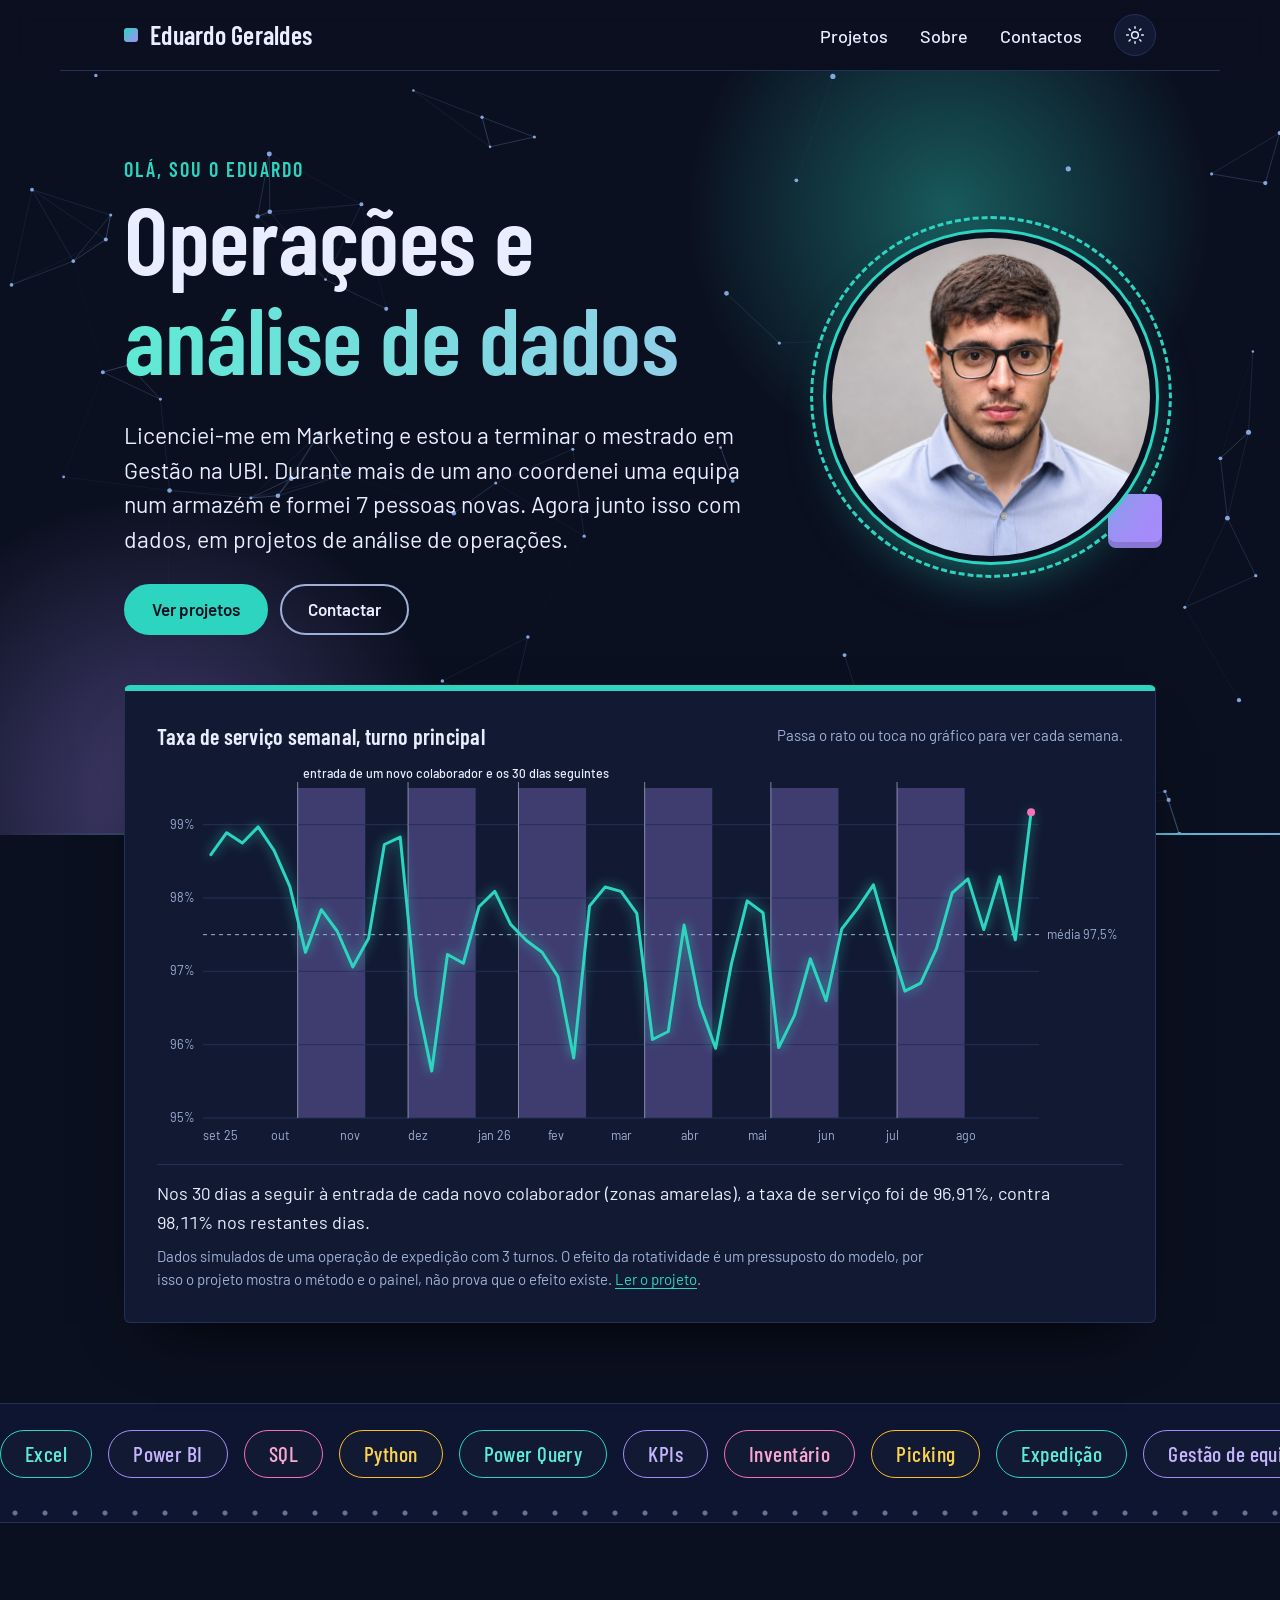
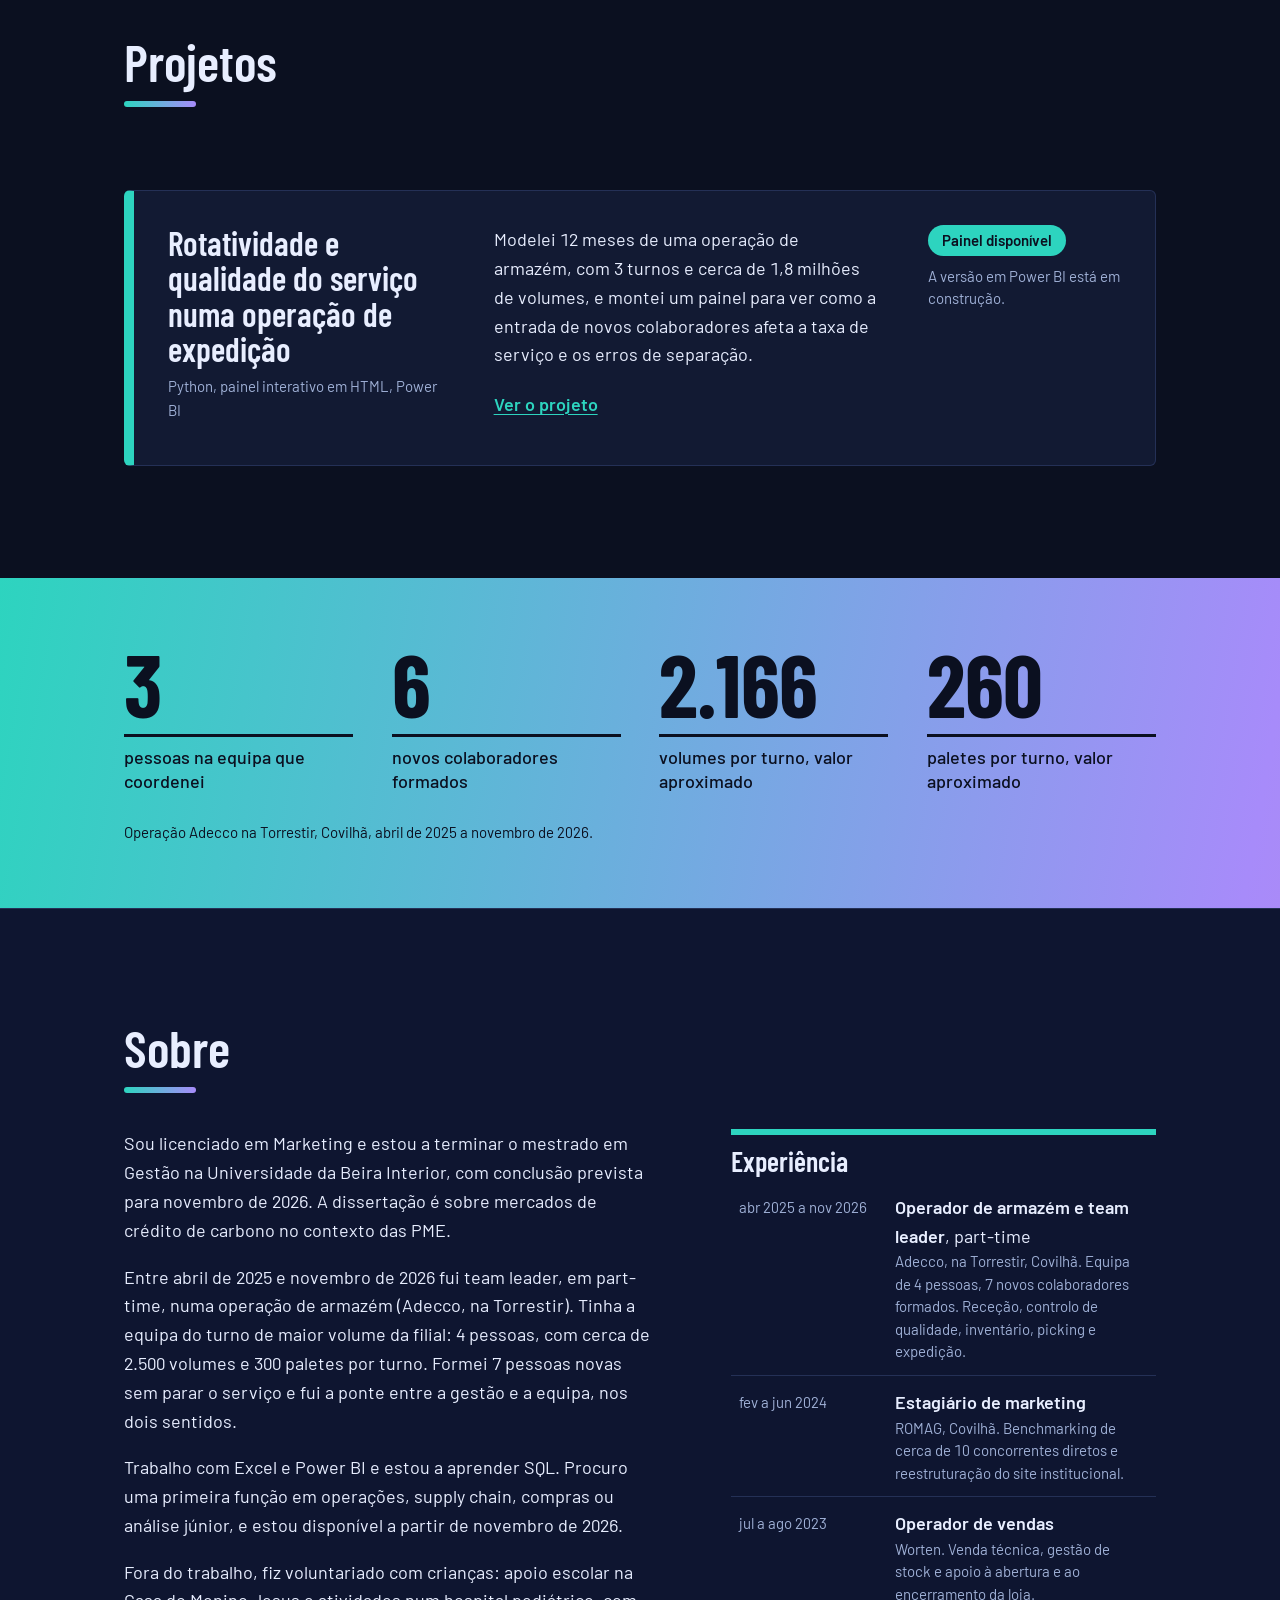
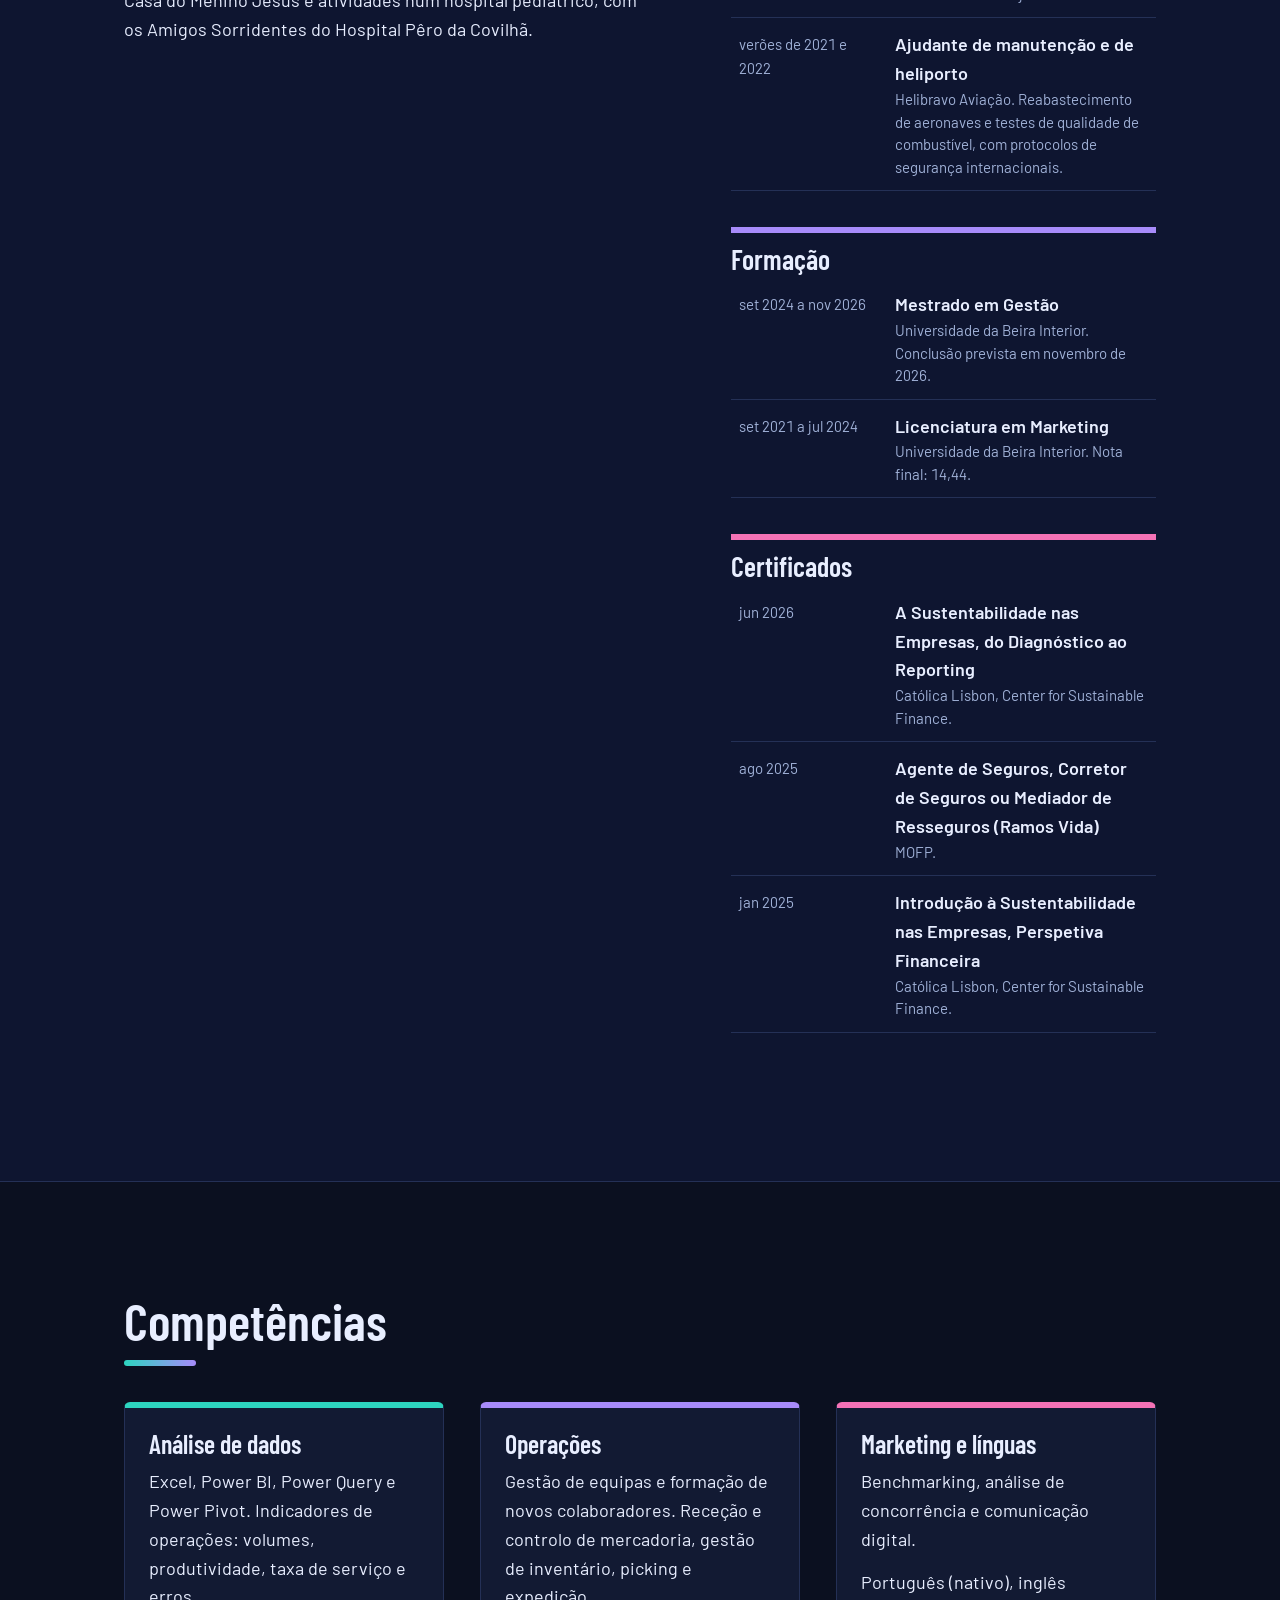
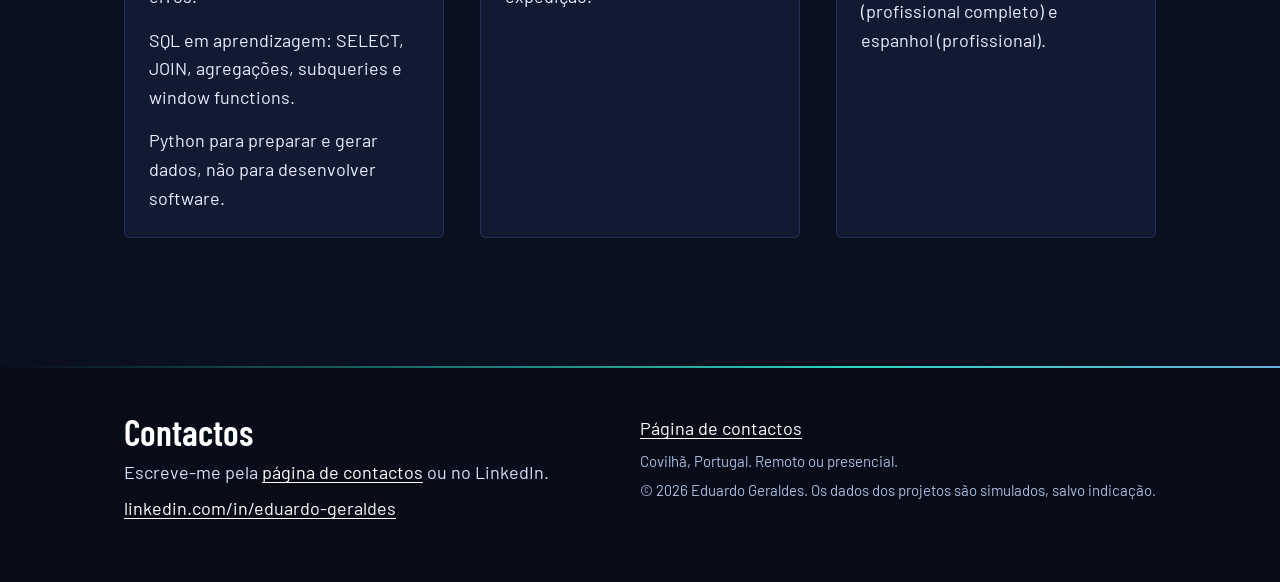
<file: index.html>
<!doctype html>
<html lang="pt-PT">
<head>
  <meta charset="utf-8">
  <meta name="viewport" content="width=device-width, initial-scale=1">
  <title>Eduardo Geraldes | Operações e análise de dados</title>
  <meta name="description" content="Portefólio de Eduardo Geraldes: projetos de análise de dados aplicados a operações, experiência em operações de armazém e contactos. Licenciado em Marketing, a terminar o mestrado em Gestão na UBI.">
  <meta name="theme-color" content="#0B1020">
  <meta property="og:type" content="website">
  <meta property="og:locale" content="pt_PT">
  <meta property="og:title" content="Eduardo Geraldes | Operações e análise de dados">
  <meta property="og:description" content="Projetos de análise de dados aplicados a operações, experiência em operações de armazém e contactos.">
  <link rel="icon" href="assets/favicon.svg" type="image/svg+xml">
  <link rel="preload" href="assets/fonts/barlow-condensed-latin-600-normal.woff2" as="font" type="font/woff2" crossorigin>
  <link rel="preload" href="assets/fonts/barlow-latin-400-normal.woff2" as="font" type="font/woff2" crossorigin>
  <link rel="stylesheet" href="assets/css/style.css">
  <script>(function(){var d=document.documentElement;d.classList.add("js");var t="dark";try{t=localStorage.getItem("modo")||"dark"}catch(e){}d.setAttribute("data-theme",t==="light"?"light":"dark")})()</script>
</head>
<body>
  <a class="skip" href="#conteudo">Saltar para o conteúdo</a>

  <header class="site-head">
    <div class="wrap">
      <a class="brand" href="index.html">Eduardo Geraldes</a>
      <div class="head-r">
        <nav class="nav" aria-label="Principal">
          <a href="index.html#projetos">Projetos</a>
          <a href="index.html#sobre">Sobre</a>
          <a href="contactos.html">Contactos</a>
        </nav>
        <button class="theme-toggle" type="button" aria-label="Mudar para o modo claro" title="Mudar para o modo claro">
          <svg class="i-sun" viewBox="0 0 24 24" aria-hidden="true"><circle cx="12" cy="12" r="4"/><path d="M12 2v2M12 20v2M4.9 4.9l1.4 1.4M17.7 17.7l1.4 1.4M2 12h2M20 12h2M4.9 19.1l1.4-1.4M17.7 6.3l1.4-1.4"/></svg>
          <svg class="i-moon" viewBox="0 0 24 24" aria-hidden="true"><path d="M21 12.8A9 9 0 1 1 11.2 3a7 7 0 0 0 9.8 9.8z"/></svg>
        </button>
      </div>
    </div>
  </header>

  <main id="conteudo">
    <section class="hero" aria-labelledby="titulo">
      <canvas class="net" aria-hidden="true"></canvas>
      <div class="wrap hero__grid">
        <div class="hero__text">
          <p class="eyebrow">Olá, sou o Eduardo</p>
          <h1 id="titulo"><span class="ln"><span style="--n:0">Operações e</span></span><span class="ln"><span style="--n:1">análise de dados</span></span></h1>
          <p class="lead">Licenciei-me em Marketing e estou a terminar o mestrado em Gestão na UBI. Durante mais de um ano coordenei uma equipa num armazém e formei 7 pessoas novas. Agora junto isso com dados, em projetos de análise de operações.</p>
          <div class="actions">
            <a class="btn" href="#projetos">Ver projetos</a>
            <a class="btn btn--ghost" href="contactos.html">Contactar</a>
          </div>
        </div>
        <figure class="portrait">
          <img src="assets/img/eduardo.jpg" width="640" height="640" alt="Eduardo Geraldes">
        </figure>
      </div>
      <div class="floor" aria-hidden="true"></div>
    </section>

    <div class="wrap pull">
      <div class="panel">
        <div class="panel__head">
          <h2 class="panel__title">Taxa de serviço semanal, turno principal</h2>
          <p class="readout" id="chart-readout" aria-live="off"></p>
        </div>
        <div class="chart" id="hero-chart"></div>
        <noscript><p class="small">O gráfico precisa de JavaScript. Os dados estão no <a href="painel-expedicao.html">painel do projeto</a>.</p></noscript>
        <div class="panel__foot">
          <p>Nos 30 dias a seguir à entrada de cada novo colaborador (zonas amarelas), a taxa de serviço foi de 96,91%, contra 98,11% nos restantes dias.</p>
          <p class="small">Dados simulados de uma operação de expedição com 3 turnos. O efeito da rotatividade é um pressuposto do modelo, por isso o projeto mostra o método e o painel, não prova que o efeito existe. <a href="projeto-expedicao.html">Ler o projeto</a>.</p>
        </div>
      </div>
    </div>

    <section class="belt" aria-label="Ferramentas e áreas em que trabalho">
      <div class="belt__track">
        <ul class="belt__set">
          <li class="box">Excel</li>
          <li class="box">Power BI</li>
          <li class="box">SQL</li>
          <li class="box">Python</li>
          <li class="box">Power Query</li>
          <li class="box">KPIs</li>
          <li class="box">Inventário</li>
          <li class="box">Picking</li>
          <li class="box">Expedição</li>
          <li class="box">Gestão de equipas</li>
          <li class="box">Inglês</li>
        </ul>
        <ul class="belt__set" aria-hidden="true">
          <li class="box">Excel</li>
          <li class="box">Power BI</li>
          <li class="box">SQL</li>
          <li class="box">Python</li>
          <li class="box">Power Query</li>
          <li class="box">KPIs</li>
          <li class="box">Inventário</li>
          <li class="box">Picking</li>
          <li class="box">Expedição</li>
          <li class="box">Gestão de equipas</li>
          <li class="box">Inglês</li>
        </ul>
      </div>
      <div class="belt__rail" aria-hidden="true"></div>
    </section>

    <section class="section wrap" id="projetos" aria-labelledby="projetos-t">
      <h2 id="projetos-t">Projetos</h2>
      <p>Cada projeto diz o que foi feito, com que dados e o que ainda falta.</p>

      <div class="rows">
        <article class="row">
          <div>
            <h3><a href="projeto-expedicao.html">Rotatividade e qualidade do serviço numa operação de expedição</a></h3>
            <p class="tools">Python, painel interativo em HTML, Power BI</p>
          </div>
          <div>
            <p>Modelei 12 meses de uma operação de armazém, com 3 turnos e cerca de 1,8 milhões de volumes, e montei um painel para ver como a entrada de novos colaboradores afeta a taxa de serviço e os erros de separação.</p>
            <a class="more" href="projeto-expedicao.html">Ver o projeto</a>
          </div>
          <div>
            <span class="chip">Painel disponível</span>
            <span class="status-note">A versão em Power BI está em construção.</span>
          </div>
        </article>
      </div>
    </section>

    <section class="stats" aria-label="A operação em números">
      <div class="wrap">
        <ul>
          <li><span class="num"><span class="vh">4</span><span data-to="4" aria-hidden="true">4</span></span><span class="lab">pessoas na equipa que coordenei</span></li>
          <li><span class="num"><span class="vh">7</span><span data-to="7" aria-hidden="true">7</span></span><span class="lab">novos colaboradores formados</span></li>
          <li><span class="num"><span class="vh">2.500</span><span data-to="2500" aria-hidden="true">2.500</span></span><span class="lab">volumes por turno, valor aproximado</span></li>
          <li><span class="num"><span class="vh">300</span><span data-to="300" aria-hidden="true">300</span></span><span class="lab">paletes por turno, valor aproximado</span></li>
        </ul>
        <p class="src small">Operação Adecco na Torrestir, Covilhã, abril de 2025 a novembro de 2026.</p>
      </div>
    </section>

    <section class="about-band" id="sobre" aria-labelledby="sobre-t">
      <div class="wrap">
        <h2 id="sobre-t">Sobre</h2>
        <div class="about">
          <div>
            <p>Sou licenciado em Marketing e estou a terminar o mestrado em Gestão na Universidade da Beira Interior, com conclusão prevista para novembro de 2026. A dissertação é sobre mercados de crédito de carbono no contexto das PME.</p>
            <p>Entre abril de 2025 e novembro de 2026 fui team leader, em part-time, numa operação de armazém (Adecco, na Torrestir). Tinha a equipa do turno de maior volume da filial: 4 pessoas, com cerca de 2.500 volumes e 300 paletes por turno. Formei 7 pessoas novas sem parar o serviço e fui a ponte entre a gestão e a equipa, nos dois sentidos.</p>
            <p>Trabalho com Excel e Power BI e estou a aprender SQL. Procuro uma primeira função em operações, supply chain, compras ou análise júnior, e estou disponível a partir de novembro de 2026.</p>
            <p>Fora do trabalho, fiz voluntariado com crianças: apoio escolar na Casa do Menino Jesus e atividades num hospital pediátrico, com os Amigos Sorridentes do Hospital Pêro da Covilhã.</p>
          </div>

          <div>
            <section class="timeline" aria-labelledby="exp-t">
              <h3 id="exp-t">Experiência</h3>
              <dl>
                <div class="item">
                  <dt>abr 2025 a nov 2026</dt>
                  <dd><strong>Operador de armazém e team leader</strong>, part-time<span class="small">Adecco, na Torrestir, Covilhã. Equipa de 4 pessoas, 7 novos colaboradores formados. Receção, controlo de qualidade, inventário, picking e expedição.</span></dd>
                </div>
                <div class="item">
                  <dt>fev a jun 2024</dt>
                  <dd><strong>Estagiário de marketing</strong><span class="small">ROMAG, Covilhã. Benchmarking de cerca de 10 concorrentes diretos e reestruturação do site institucional.</span></dd>
                </div>
                <div class="item">
                  <dt>jul a ago 2023</dt>
                  <dd><strong>Operador de vendas</strong><span class="small">Worten. Venda técnica, gestão de stock e apoio à abertura e ao encerramento da loja.</span></dd>
                </div>
                <div class="item">
                  <dt>verões de 2021 e 2022</dt>
                  <dd><strong>Ajudante de manutenção e de heliporto</strong><span class="small">Helibravo Aviação. Reabastecimento de aeronaves e testes de qualidade de combustível, com protocolos de segurança internacionais.</span></dd>
                </div>
              </dl>
            </section>

            <section class="timeline timeline--study" aria-labelledby="form-t">
              <h3 id="form-t">Formação</h3>
              <dl>
                <div class="item">
                  <dt>set 2024 a nov 2026</dt>
                  <dd><strong>Mestrado em Gestão</strong><span class="small">Universidade da Beira Interior. Conclusão prevista em novembro de 2026.</span></dd>
                </div>
                <div class="item">
                  <dt>set 2021 a jul 2024</dt>
                  <dd><strong>Licenciatura em Marketing</strong><span class="small">Universidade da Beira Interior. Nota final: 14,44.</span></dd>
                </div>
              </dl>
            </section>

            <section class="timeline timeline--cert" aria-labelledby="cert-t">
              <h3 id="cert-t">Certificados</h3>
              <dl>
                <div class="item">
                  <dt>jun 2026</dt>
                  <dd><strong>A Sustentabilidade nas Empresas, do Diagnóstico ao Reporting</strong><span class="small">Católica Lisbon, Center for Sustainable Finance.</span></dd>
                </div>
                <div class="item">
                  <dt>ago 2025</dt>
                  <dd><strong>Agente de Seguros, Corretor de Seguros ou Mediador de Resseguros (Ramos Vida)</strong><span class="small">MOFP.</span></dd>
                </div>
                <div class="item">
                  <dt>jan 2025</dt>
                  <dd><strong>Introdução à Sustentabilidade nas Empresas, Perspetiva Financeira</strong><span class="small">Católica Lisbon, Center for Sustainable Finance.</span></dd>
                </div>
              </dl>
            </section>
          </div>
        </div>
      </div>
    </section>

    <section class="section wrap" id="competencias" aria-labelledby="comp-t">
      <h2 id="comp-t">Competências</h2>
      <div class="skills">
        <div>
          <h3>Análise de dados</h3>
          <p>Excel, Power BI, Power Query e Power Pivot. Indicadores de operações: volumes, produtividade, taxa de serviço e erros.</p>
          <p>SQL em aprendizagem: SELECT, JOIN, agregações, subqueries e window functions.</p>
          <p>Python para preparar e gerar dados, não para desenvolver software.</p>
        </div>
        <div>
          <h3>Operações</h3>
          <p>Gestão de equipas e formação de novos colaboradores. Receção e controlo de mercadoria, gestão de inventário, picking e expedição.</p>
        </div>
        <div>
          <h3>Marketing e línguas</h3>
          <p>Benchmarking, análise de concorrência e comunicação digital.</p>
          <p>Português (nativo), inglês (profissional completo) e espanhol (profissional).</p>
        </div>
      </div>
    </section>
  </main>

  <footer class="site-foot">
    <div class="wrap">
      <div class="cols">
        <div>
          <h2>Contactos</h2>
          <p>Escreve-me pela <a href="contactos.html">página de contactos</a> ou no LinkedIn.</p>
          <p><a href="https://www.linkedin.com/in/eduardo-geraldes" target="_blank" rel="noopener">linkedin.com/in/eduardo-geraldes</a></p>
        </div>
        <div>
          <p><a href="contactos.html">Página de contactos</a></p>
          <p class="small">Covilhã, Portugal. Remoto ou presencial.</p>
          <p class="small">© <span data-year>2026</span> Eduardo Geraldes. Os dados dos projetos são simulados, salvo indicação.</p>
        </div>
      </div>
    </div>
  </footer>

  <script src="assets/js/data.js"></script>
  <script src="assets/js/chart.js"></script>
  <script src="assets/js/main.js"></script>
  <script src="assets/js/fx.js"></script>
</body>
</html>
</file>
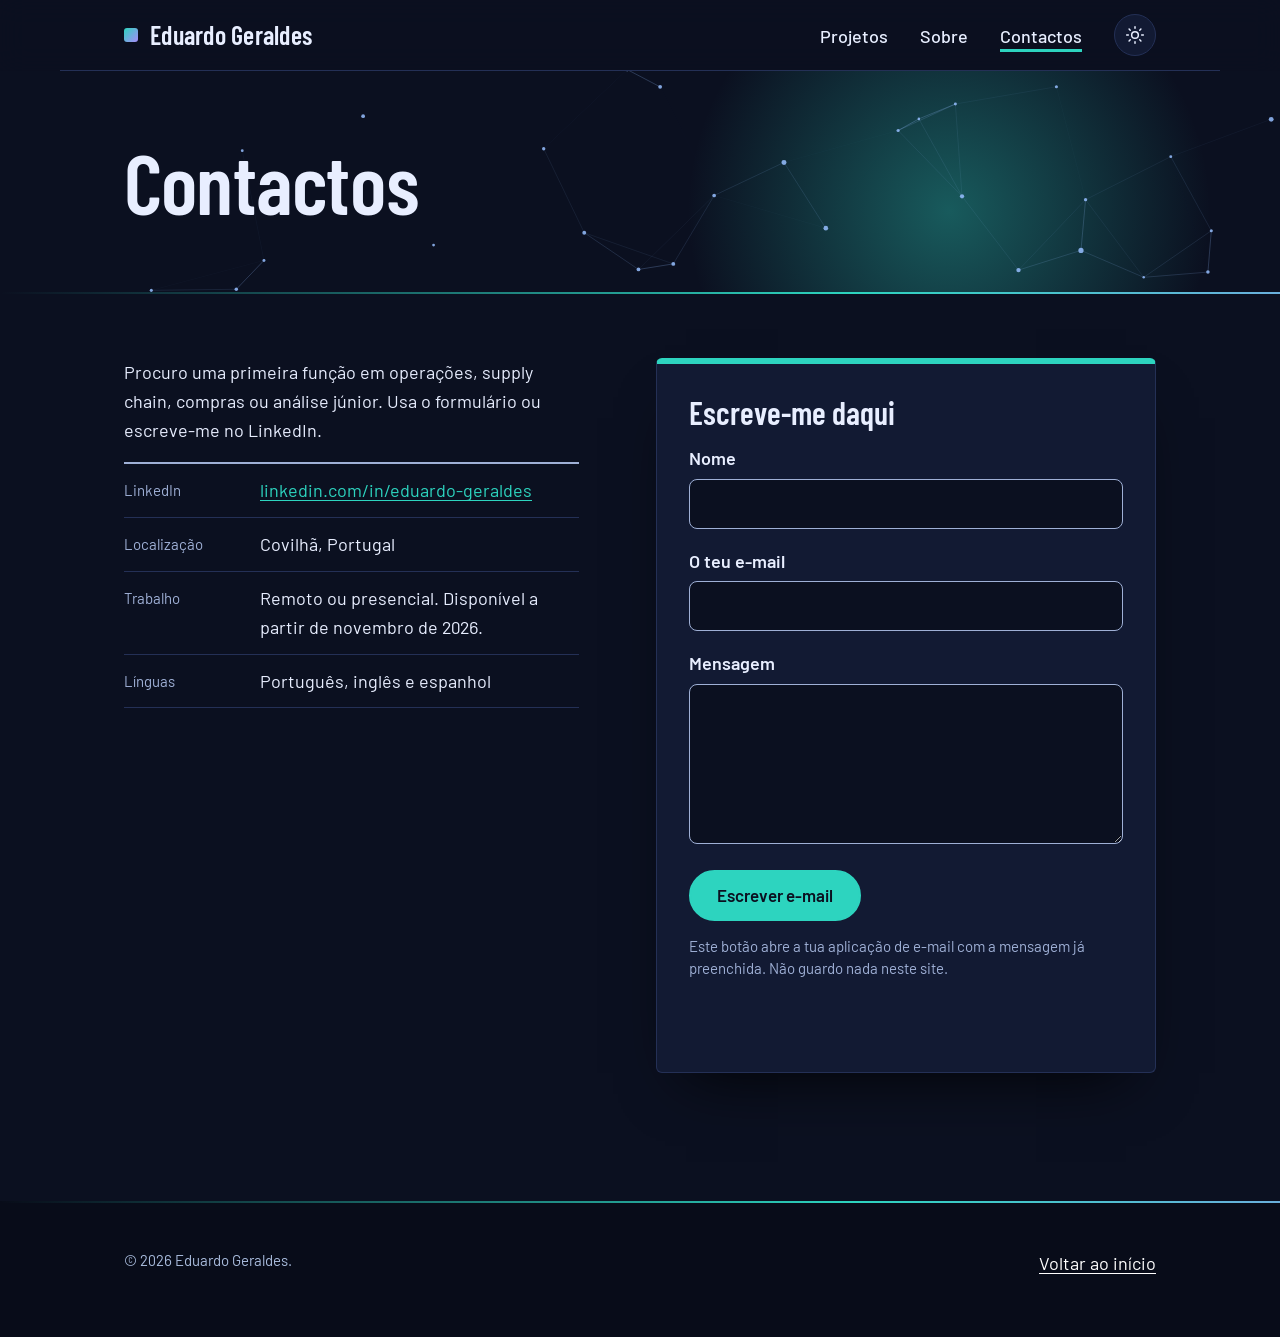
<file: contactos.html>
<!doctype html>
<html lang="pt-PT">
<head>
  <meta charset="utf-8">
  <meta name="viewport" content="width=device-width, initial-scale=1">
  <title>Contactos | Eduardo Geraldes</title>
  <meta name="description" content="Contactos de Eduardo Geraldes: e-mail, LinkedIn e formulário. Baseado na Covilhã, disponível para trabalho remoto ou presencial.">
  <meta name="theme-color" content="#0B1020">
  <link rel="icon" href="assets/favicon.svg" type="image/svg+xml">
  <link rel="preload" href="assets/fonts/barlow-condensed-latin-600-normal.woff2" as="font" type="font/woff2" crossorigin>
  <link rel="preload" href="assets/fonts/barlow-latin-400-normal.woff2" as="font" type="font/woff2" crossorigin>
  <link rel="stylesheet" href="assets/css/style.css">
  <script>(function(){var d=document.documentElement;d.classList.add("js");var t="dark";try{t=localStorage.getItem("modo")||"dark"}catch(e){}d.setAttribute("data-theme",t==="light"?"light":"dark")})()</script>
</head>
<body>
  <a class="skip" href="#conteudo">Saltar para o conteúdo</a>

  <header class="site-head">
    <div class="wrap">
      <a class="brand" href="index.html">Eduardo Geraldes</a>
      <div class="head-r">
        <nav class="nav" aria-label="Principal">
          <a href="index.html#projetos">Projetos</a>
          <a href="index.html#sobre">Sobre</a>
          <a href="contactos.html" aria-current="page">Contactos</a>
        </nav>
        <button class="theme-toggle" type="button" aria-label="Mudar para o modo claro" title="Mudar para o modo claro">
          <svg class="i-sun" viewBox="0 0 24 24" aria-hidden="true"><circle cx="12" cy="12" r="4"/><path d="M12 2v2M12 20v2M4.9 4.9l1.4 1.4M17.7 17.7l1.4 1.4M2 12h2M20 12h2M4.9 19.1l1.4-1.4M17.7 6.3l1.4-1.4"/></svg>
          <svg class="i-moon" viewBox="0 0 24 24" aria-hidden="true"><path d="M21 12.8A9 9 0 1 1 11.2 3a7 7 0 0 0 9.8 9.8z"/></svg>
        </button>
      </div>
    </div>
  </header>

  <main id="conteudo">
    <div class="page-head">
      <canvas class="net" aria-hidden="true"></canvas>
      <div class="wrap">
        <h1>Contactos</h1>
      </div>
    </div>

    <div class="wrap page-main contact">
      <div>
        <p>Procuro uma primeira função em operações, supply chain, compras ou análise júnior. Usa o formulário ou escreve-me no LinkedIn.</p>

        <dl>
          <div><dt>LinkedIn</dt><dd><a href="https://www.linkedin.com/in/eduardo-geraldes" target="_blank" rel="noopener">linkedin.com/in/eduardo-geraldes</a></dd></div>
          <div><dt>Localização</dt><dd>Covilhã, Portugal</dd></div>
          <div><dt>Trabalho</dt><dd>Remoto ou presencial. Disponível a partir de novembro de 2026.</dd></div>
          <div><dt>Línguas</dt><dd>Português, inglês e espanhol</dd></div>
        </dl>
      </div>

      <form class="msg" id="contact-form" action="#" novalidate>
        <h2>Escreve-me daqui</h2>
        <div class="field">
          <label for="nome">Nome</label>
          <input id="nome" name="nome" type="text" autocomplete="name" required>
          <p class="err" role="alert">Escreve o teu nome.</p>
        </div>
        <div class="field">
          <label for="email">O teu e-mail</label>
          <input id="email" name="email" type="email" autocomplete="email" required>
          <p class="err" role="alert">Escreve um e-mail válido, por exemplo nome@empresa.pt.</p>
        </div>
        <div class="field">
          <label for="mensagem">Mensagem</label>
          <textarea id="mensagem" name="mensagem" required></textarea>
          <p class="err" role="alert">Escreve a tua mensagem.</p>
        </div>
        <button class="btn" type="submit">Escrever e-mail</button>
        <p class="small form-note">Este botão abre a tua aplicação de e-mail com a mensagem já preenchida. Não guardo nada neste site.</p>
        <p class="live" id="form-live" role="status"></p>
      </form>
    </div>
  </main>

  <footer class="site-foot">
    <div class="wrap">
      <div class="cols">
        <p class="small">© <span data-year>2026</span> Eduardo Geraldes.</p>
        <p><a href="index.html">Voltar ao início</a></p>
      </div>
    </div>
  </footer>

  <script src="assets/js/main.js"></script>
  <script src="assets/js/fx.js"></script>
</body>
</html>
</file>
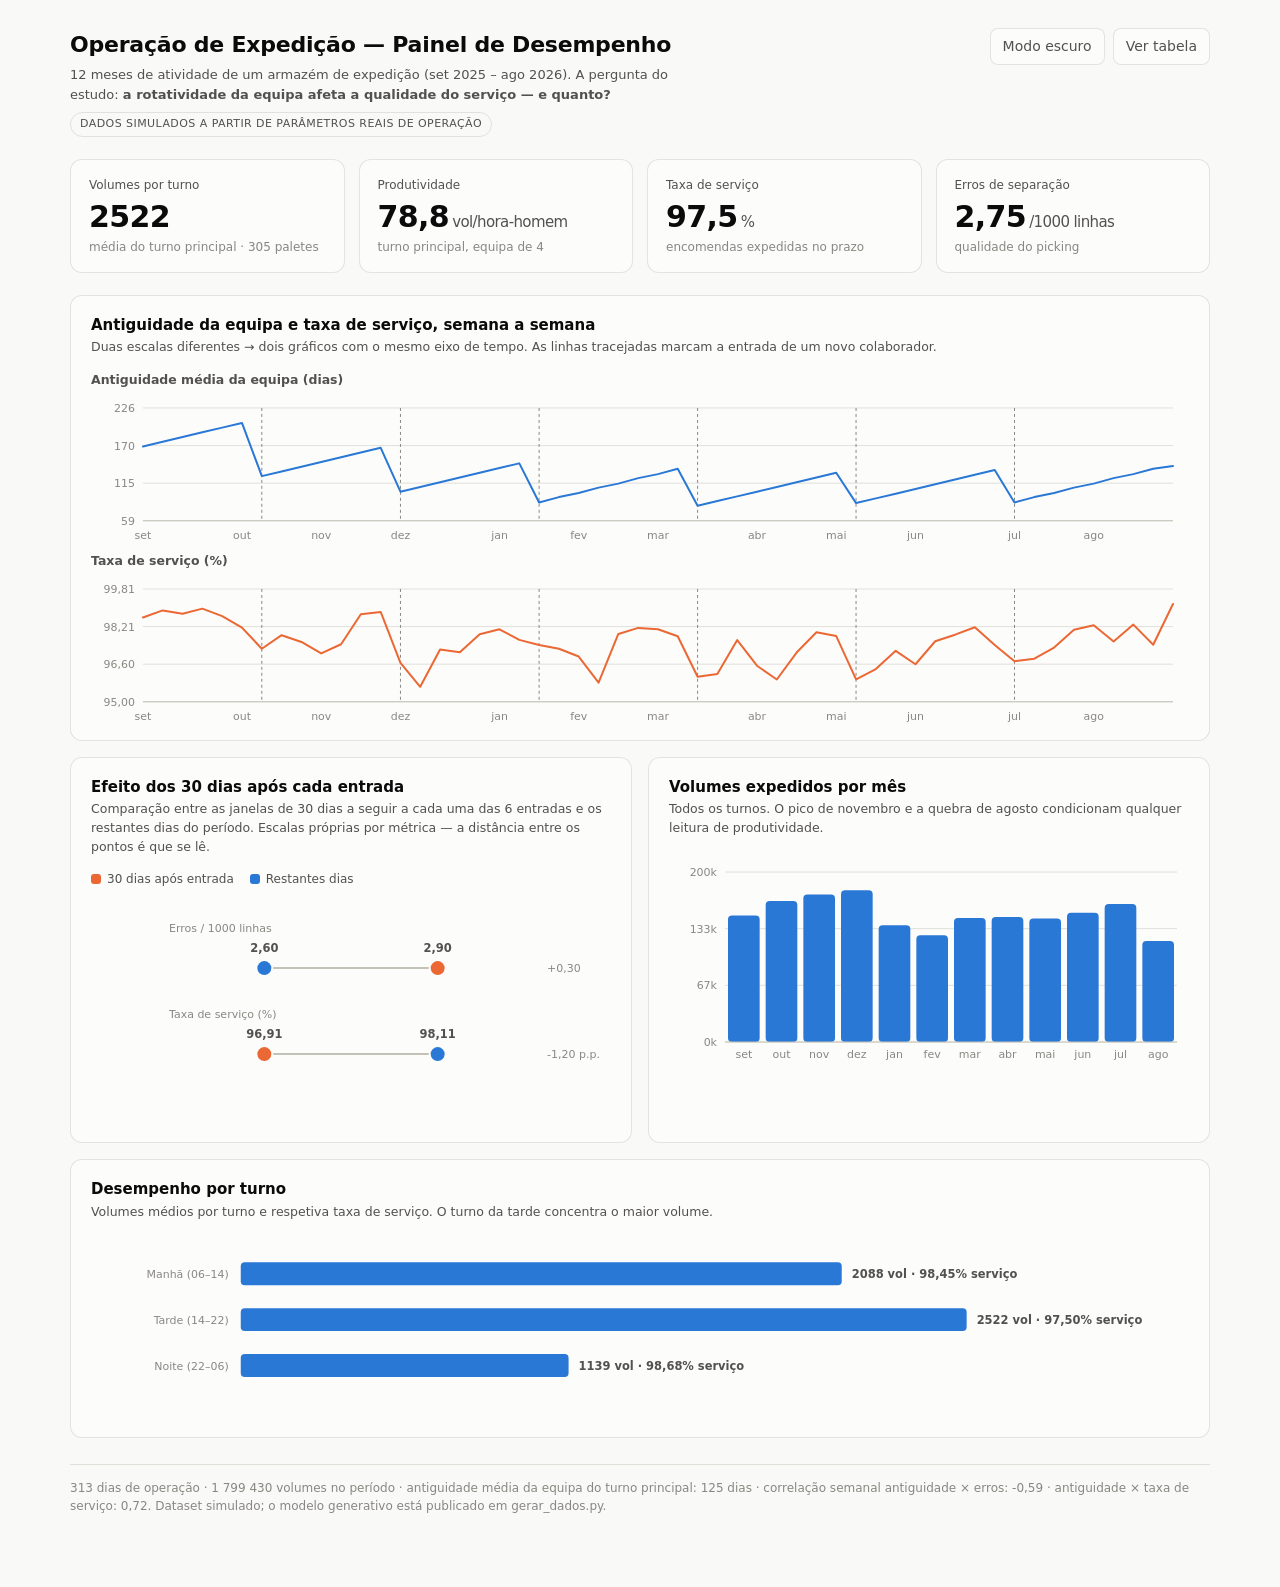
<file: painel-expedicao.html>
<!DOCTYPE html>
<html lang="pt-PT" data-theme="light">
<head>
<meta charset="utf-8">
<meta name="viewport" content="width=device-width, initial-scale=1">
<title>Operação de Expedição — Painel de Desempenho</title>
<style>
  :root{
    --plane:#f9f9f7; --surface:#fcfcfb; --ink:#0b0b0b; --ink2:#52514e; --muted:#898781;
    --grid:#e1e0d9; --axis:#c3c2b7; --ring:rgba(11,11,11,.10);
    --s1:#2a78d6; --s2:#eb6834; --good:#0ca30c; --crit:#d03b3b; --warn:#fab219;
  }
  :root[data-theme="dark"]{
    --plane:#0d0d0d; --surface:#1a1a19; --ink:#fff; --ink2:#c3c2b7; --muted:#898781;
    --grid:#2c2c2a; --axis:#383835; --ring:rgba(255,255,255,.10);
    --s1:#3987e5; --s2:#d95926; --good:#0ca30c; --crit:#d03b3b; --warn:#fab219;
  }
  *{box-sizing:border-box}
  body{margin:0;background:var(--plane);color:var(--ink);
    font-family:system-ui,-apple-system,"Segoe UI",sans-serif;font-size:14px;line-height:1.5}
  .wrap{max-width:1180px;margin:0 auto;padding:28px 20px 60px}
  header{display:flex;justify-content:space-between;align-items:flex-start;gap:16px;flex-wrap:wrap;margin-bottom:6px}
  h1{font-size:22px;margin:0 0 4px;letter-spacing:-.01em}
  .sub{color:var(--ink2);font-size:13px;max-width:640px;margin:0}
  .tag{display:inline-block;font-size:11px;letter-spacing:.04em;text-transform:uppercase;
    color:var(--ink2);border:1px solid var(--ring);border-radius:999px;padding:3px 9px;margin-top:8px}
  button{font:inherit;color:var(--ink2);background:var(--surface);border:1px solid var(--ring);
    border-radius:8px;padding:7px 12px;cursor:pointer}
  button:hover{color:var(--ink)}
  .kpis{display:grid;grid-template-columns:repeat(auto-fit,minmax(200px,1fr));gap:14px;margin:22px 0}
  .tile{background:var(--surface);border:1px solid var(--ring);border-radius:12px;padding:16px 18px}
  .tile .lab{font-size:12px;color:var(--ink2);margin-bottom:6px}
  .tile .val{font-size:30px;font-weight:650;letter-spacing:-.02em;line-height:1.1}
  .tile .val small{font-size:15px;font-weight:500;color:var(--ink2);margin-left:3px}
  .tile .note{font-size:12px;color:var(--muted);margin-top:5px}
  .card{background:var(--surface);border:1px solid var(--ring);border-radius:12px;padding:18px 20px 12px;margin-bottom:16px}
  .card h2{font-size:15px;margin:0 0 2px;font-weight:600}
  .card p.k{font-size:12.5px;color:var(--ink2);margin:0 0 14px}
  .grid2{display:grid;grid-template-columns:1fr 1fr;gap:16px}
  @media(max-width:840px){.grid2{grid-template-columns:1fr}}
  .legend{display:flex;gap:16px;flex-wrap:wrap;font-size:12px;color:var(--ink2);margin:0 0 10px}
  .legend i{display:inline-block;width:10px;height:10px;border-radius:3px;margin-right:6px;vertical-align:-1px}
  svg{display:block;width:100%;height:auto;overflow:visible}
  .gl{stroke:var(--grid);stroke-width:1}
  .ax{stroke:var(--axis);stroke-width:1}
  .tk{fill:var(--muted);font-size:11px}
  .dl{fill:var(--ink2);font-size:11.5px;font-weight:600}
  .tip{position:fixed;pointer-events:none;background:var(--surface);border:1px solid var(--ring);
    border-radius:8px;padding:8px 10px;font-size:12px;color:var(--ink);opacity:0;transition:opacity .1s;
    box-shadow:0 6px 20px rgba(0,0,0,.13);z-index:9;white-space:nowrap}
  .tip b{display:block;margin-bottom:3px;font-size:11.5px;color:var(--ink2);font-weight:600}
  table{border-collapse:collapse;width:100%;font-size:12.5px;font-variant-numeric:tabular-nums}
  th,td{text-align:right;padding:7px 10px;border-bottom:1px solid var(--grid)}
  th:first-child,td:first-child{text-align:left}
  th{color:var(--ink2);font-weight:600}
  .hid{display:none}
  .foot{color:var(--muted);font-size:12px;margin-top:26px;border-top:1px solid var(--grid);padding-top:14px}
  .ev{stroke:var(--muted);stroke-width:1;stroke-dasharray:3 3}
</style>
</head>
<body>
<div class="wrap">
<header>
  <div>
    <h1>Operação de Expedição — Painel de Desempenho</h1>
    <p class="sub">12 meses de atividade de um armazém de expedição (set 2025 – ago 2026).
      A pergunta do estudo: <b>a rotatividade da equipa afeta a qualidade do serviço — e quanto?</b></p>
    <span class="tag">Dados simulados a partir de parâmetros reais de operação</span>
  </div>
  <div style="display:flex;gap:8px">
    <button id="theme">Modo escuro</button>
    <button id="tbl">Ver tabela</button>
  </div>
</header>

<div class="kpis" id="kpis"></div>

<div class="card">
  <h2>Antiguidade da equipa e taxa de serviço, semana a semana</h2>
  <p class="k">Duas escalas diferentes → dois gráficos com o mesmo eixo de tempo. As linhas tracejadas marcam a entrada de um novo colaborador.</p>
  <div id="c_small"></div>
</div>

<div class="grid2">
  <div class="card">
    <h2>Efeito dos 30 dias após cada entrada</h2>
    <p class="k">Comparação entre as janelas de 30 dias a seguir a cada uma das 6 entradas e os restantes dias do período. Escalas próprias por métrica — a distância entre os pontos é que se lê.</p>
    <div class="legend">
      <span><i style="background:var(--s2)"></i>30 dias após entrada</span>
      <span><i style="background:var(--s1)"></i>Restantes dias</span>
    </div>
    <div id="c_comp"></div>
  </div>
  <div class="card">
    <h2>Volumes expedidos por mês</h2>
    <p class="k">Todos os turnos. O pico de novembro e a quebra de agosto condicionam qualquer leitura de produtividade.</p>
    <div id="c_mes"></div>
  </div>
</div>

<div class="card">
  <h2>Desempenho por turno</h2>
  <p class="k">Volumes médios por turno e respetiva taxa de serviço. O turno da tarde concentra o maior volume.</p>
  <div id="c_turno"></div>
</div>

<div class="card hid" id="tabela">
  <h2>Vista em tabela — agregados semanais do turno principal</h2>
  <p class="k">Os mesmos dados dos gráficos, em texto.</p>
  <div style="max-height:340px;overflow:auto"><table id="t"></table></div>
</div>

<p class="foot" id="foot"></p>
</div>
<div class="tip" id="tip"></div>
<script id="dados" type="application/json">{"kpi": {"vol_turno": 2522, "pal_turno": 305, "prod": 78.8, "servico": 97.5, "e1000": 2.75, "ant": 125, "dias": 313, "volumes_total": 1799430, "corr_err": -0.59, "corr_serv": 0.72}, "semanas": [{"d": "2025-09-01", "serv": 98.59, "e1000": 2.16, "prod": 79.7, "ant": 169}, {"d": "2025-09-08", "serv": 98.89, "e1000": 1.5, "prod": 77.5, "ant": 176}, {"d": "2025-09-15", "serv": 98.75, "e1000": 2.29, "prod": 81.0, "ant": 183}, {"d": "2025-09-22", "serv": 98.97, "e1000": 2.72, "prod": 83.1, "ant": 190}, {"d": "2025-09-29", "serv": 98.65, "e1000": 1.89, "prod": 88.9, "ant": 197}, {"d": "2025-10-06", "serv": 98.16, "e1000": 1.78, "prod": 92.6, "ant": 204}, {"d": "2025-10-13", "serv": 97.26, "e1000": 2.36, "prod": 83.1, "ant": 125}, {"d": "2025-10-20", "serv": 97.84, "e1000": 2.5, "prod": 82.7, "ant": 132}, {"d": "2025-10-27", "serv": 97.55, "e1000": 2.6, "prod": 84.5, "ant": 139}, {"d": "2025-11-03", "serv": 97.06, "e1000": 2.64, "prod": 97.1, "ant": 146}, {"d": "2025-11-10", "serv": 97.45, "e1000": 2.71, "prod": 93.8, "ant": 153}, {"d": "2025-11-17", "serv": 98.73, "e1000": 2.75, "prod": 99.4, "ant": 160}, {"d": "2025-11-24", "serv": 98.83, "e1000": 2.29, "prod": 101.0, "ant": 167}, {"d": "2025-12-01", "serv": 96.66, "e1000": 3.33, "prod": 89.2, "ant": 102}, {"d": "2025-12-08", "serv": 95.64, "e1000": 2.66, "prod": 85.8, "ant": 109}, {"d": "2025-12-15", "serv": 97.23, "e1000": 2.72, "prod": 87.9, "ant": 116}, {"d": "2025-12-22", "serv": 97.11, "e1000": 3.4, "prod": 90.4, "ant": 123}, {"d": "2025-12-29", "serv": 97.88, "e1000": 2.95, "prod": 84.4, "ant": 130}, {"d": "2026-01-05", "serv": 98.09, "e1000": 2.36, "prod": 69.8, "ant": 137}, {"d": "2026-01-12", "serv": 97.64, "e1000": 2.2, "prod": 72.3, "ant": 144}, {"d": "2026-01-19", "serv": 97.42, "e1000": 2.87, "prod": 65.6, "ant": 86}, {"d": "2026-01-26", "serv": 97.26, "e1000": 1.86, "prod": 68.9, "ant": 94}, {"d": "2026-02-02", "serv": 96.93, "e1000": 3.39, "prod": 68.9, "ant": 100}, {"d": "2026-02-09", "serv": 95.82, "e1000": 3.02, "prod": 71.7, "ant": 108}, {"d": "2026-02-16", "serv": 97.89, "e1000": 3.24, "prod": 73.3, "ant": 114}, {"d": "2026-02-23", "serv": 98.15, "e1000": 2.36, "prod": 71.9, "ant": 122}, {"d": "2026-03-02", "serv": 98.09, "e1000": 2.81, "prod": 77.0, "ant": 128}, {"d": "2026-03-09", "serv": 97.79, "e1000": 2.87, "prod": 77.4, "ant": 136}, {"d": "2026-03-16", "serv": 96.07, "e1000": 3.22, "prod": 74.6, "ant": 81}, {"d": "2026-03-23", "serv": 96.18, "e1000": 3.15, "prod": 75.2, "ant": 88}, {"d": "2026-03-30", "serv": 97.63, "e1000": 2.76, "prod": 72.9, "ant": 95}, {"d": "2026-04-06", "serv": 96.54, "e1000": 2.87, "prod": 77.6, "ant": 102}, {"d": "2026-04-13", "serv": 95.95, "e1000": 2.78, "prod": 74.7, "ant": 109}, {"d": "2026-04-20", "serv": 97.1, "e1000": 2.52, "prod": 78.7, "ant": 116}, {"d": "2026-04-27", "serv": 97.96, "e1000": 2.74, "prod": 77.9, "ant": 123}, {"d": "2026-05-04", "serv": 97.8, "e1000": 3.23, "prod": 76.9, "ant": 130}, {"d": "2026-05-11", "serv": 95.96, "e1000": 3.28, "prod": 73.9, "ant": 85}, {"d": "2026-05-18", "serv": 96.4, "e1000": 2.98, "prod": 75.1, "ant": 92}, {"d": "2026-05-25", "serv": 97.17, "e1000": 2.76, "prod": 74.4, "ant": 99}, {"d": "2026-06-01", "serv": 96.6, "e1000": 2.98, "prod": 74.8, "ant": 106}, {"d": "2026-06-08", "serv": 97.58, "e1000": 2.58, "prod": 77.5, "ant": 113}, {"d": "2026-06-15", "serv": 97.86, "e1000": 3.59, "prod": 78.8, "ant": 120}, {"d": "2026-06-22", "serv": 98.18, "e1000": 3.06, "prod": 79.5, "ant": 127}, {"d": "2026-06-29", "serv": 97.42, "e1000": 3.18, "prod": 84.1, "ant": 134}, {"d": "2026-07-06", "serv": 96.73, "e1000": 3.34, "prod": 80.8, "ant": 86}, {"d": "2026-07-13", "serv": 96.84, "e1000": 2.68, "prod": 79.7, "ant": 94}, {"d": "2026-07-20", "serv": 97.31, "e1000": 3.08, "prod": 84.0, "ant": 100}, {"d": "2026-07-27", "serv": 98.07, "e1000": 2.7, "prod": 78.7, "ant": 108}, {"d": "2026-08-03", "serv": 98.26, "e1000": 3.35, "prod": 60.7, "ant": 114}, {"d": "2026-08-10", "serv": 97.57, "e1000": 3.43, "prod": 61.6, "ant": 122}, {"d": "2026-08-17", "serv": 98.29, "e1000": 2.46, "prod": 64.2, "ant": 128}, {"d": "2026-08-24", "serv": 97.43, "e1000": 2.7, "prod": 65.4, "ant": 136}, {"d": "2026-08-31", "serv": 99.17, "e1000": 1.87, "prod": 67.1, "ant": 140}], "meses": [{"m": "2025-09", "vol": 148611}, {"m": "2025-10", "vol": 165784}, {"m": "2025-11", "vol": 173425}, {"m": "2025-12", "vol": 178355}, {"m": "2026-01", "vol": 137325}, {"m": "2026-02", "vol": 125494}, {"m": "2026-03", "vol": 145689}, {"m": "2026-04", "vol": 147027}, {"m": "2026-05", "vol": 145095}, {"m": "2026-06", "vol": 151811}, {"m": "2026-07", "vol": 162046}, {"m": "2026-08", "vol": 118768}], "eventos": ["2025-10-13", "2025-12-01", "2026-01-19", "2026-03-16", "2026-05-11", "2026-07-06"], "comp": {"janela": {"err": 2.9, "serv": 96.91, "prod": 79.4}, "resto": {"err": 2.6, "serv": 98.11, "prod": 78.2}}, "turnos": [{"t": "Manhã (06–14)", "vol": 2088, "servico": 98.45, "e1000": 2.53, "prod": 52.2}, {"t": "Tarde (14–22)", "vol": 2522, "servico": 97.5, "e1000": 2.75, "prod": 78.8}, {"t": "Noite (22–06)", "vol": 1139, "servico": 98.68, "e1000": 2.59, "prod": 47.5}]}</script>
<script>
const D=JSON.parse(document.getElementById('dados').textContent);
const tip=document.getElementById('tip');
const nf=(v,d=0)=>v.toLocaleString('pt-PT',{minimumFractionDigits:d,maximumFractionDigits:d});
function showTip(e,html){tip.innerHTML=html;tip.style.opacity=1;
  tip.style.left=Math.min(e.clientX+14,innerWidth-tip.offsetWidth-10)+'px';
  tip.style.top=(e.clientY-tip.offsetHeight-12)+'px';}
function hideTip(){tip.style.opacity=0}
const SVG=(w,h)=>{const s=document.createElementNS('http://www.w3.org/2000/svg','svg');
  s.setAttribute('viewBox',`0 0 ${w} ${h}`);s.setAttribute('role','img');return s;}
const el=(t,a={})=>{const n=document.createElementNS('http://www.w3.org/2000/svg',t);
  for(const k in a)n.setAttribute(k,a[k]);return n;}

/* ---------- KPI tiles ---------- */
const K=D.kpi;
const tiles=[
 ['Volumes por turno',nf(K.vol_turno),'','média do turno principal · '+nf(K.pal_turno)+' paletes'],
 ['Produtividade',nf(K.prod,1),'vol/hora-homem','turno principal, equipa de 4'],
 ['Taxa de serviço',nf(K.servico,1),'%','encomendas expedidas no prazo'],
 ['Erros de separação',nf(K.e1000,2),'/1000 linhas','qualidade do picking'],
];
document.getElementById('kpis').innerHTML=tiles.map(t=>
 `<div class="tile"><div class="lab">${t[0]}</div>
  <div class="val">${t[1]}<small>${t[2]}</small></div>
  <div class="note">${t[3]}</div></div>`).join('');

/* ---------- small multiples: antiguidade + serviço ---------- */
function smallMultiples(){
  const S=D.semanas, W=1100, H=155, P={t:16,r:16,b:26,l:52};
  const host=document.getElementById('c_small'); host.innerHTML='';
  const t0=new Date(S[0].d).getTime(), t1=new Date(S[S.length-1].d).getTime();
  const X=d=>P.l+((new Date(d).getTime()-t0)/(t1-t0))*(W-P.l-P.r);
  const panels=[
    {key:'ant',  lab:'Antiguidade média da equipa (dias)', col:'var(--s1)', dec:0, suf:' dias'},
    {key:'serv', lab:'Taxa de serviço (%)',                col:'var(--s2)', dec:2, suf:'%'},
  ];
  panels.forEach(pn=>{
    const vals=S.map(s=>s[pn.key]);
    let lo=Math.min(...vals), hi=Math.max(...vals);
    const pad=(hi-lo)*0.18||1; lo-=pad; hi+=pad;
    const Y=v=>P.t+(1-(v-lo)/(hi-lo))*(H-P.t-P.b);
    const s=SVG(W,H); s.setAttribute('aria-label',pn.lab);
    // grid + eixo y
    for(let i=0;i<=3;i++){const v=lo+(hi-lo)*i/3;
      s.appendChild(el('line',{x1:P.l,x2:W-P.r,y1:Y(v),y2:Y(v),class:'gl'}));
      const tx=el('text',{x:P.l-8,y:Y(v)+4,class:'tk','text-anchor':'end'});
      tx.textContent=nf(v,pn.dec); s.appendChild(tx);}
    // eventos
    D.eventos.forEach(d=>{const x=X(d); if(x>=P.l&&x<=W-P.r)
      s.appendChild(el('line',{x1:x,x2:x,y1:P.t,y2:H-P.b,class:'ev'}));});
    // linha
    const dpath=S.map((r,i)=>`${i?'L':'M'}${X(r.d).toFixed(1)},${Y(r[pn.key]).toFixed(1)}`).join(' ');
    s.appendChild(el('path',{d:dpath,fill:'none',stroke:pn.col,'stroke-width':2,
      'stroke-linejoin':'round','stroke-linecap':'round'}));
    // eixo x (meses)
    let last='';
    S.forEach(r=>{const m=r.d.slice(0,7);
      if(m!==last){last=m;
        const tx=el('text',{x:X(r.d),y:H-8,class:'tk','text-anchor':'middle'});
        tx.textContent=['jan','fev','mar','abr','mai','jun','jul','ago','set','out','nov','dez'][+m.slice(5,7)-1];
        s.appendChild(tx);}});
    s.appendChild(el('line',{x1:P.l,x2:W-P.r,y1:H-P.b,y2:H-P.b,class:'ax'}));
    // hover
    S.forEach(r=>{
      const c=el('circle',{cx:X(r.d),cy:Y(r[pn.key]),r:9,fill:'transparent'});
      c.addEventListener('mousemove',e=>showTip(e,
        `<b>semana de ${r.d}</b>${pn.lab}: ${nf(r[pn.key],pn.dec)}${pn.suf}`));
      c.addEventListener('mouseleave',hideTip); s.appendChild(c);});
    const lab=document.createElement('div');
    lab.style.cssText='font-size:12.5px;font-weight:600;color:var(--ink2);margin:6px 0 2px';
    lab.textContent=pn.lab;
    host.appendChild(lab); host.appendChild(s);
  });
}

/* ---------- comparação janela vs resto: dumbbell ---------- */
function comp(){
  const C=D.comp, W=520,H=232,P={t:34,r:78,b:26,l:78};
  const rows=[
    {lab:'Erros / 1000 linhas', a:C.janela.err,  b:C.resto.err,  dec:2, pior:'a'},
    {lab:'Taxa de serviço (%)', a:C.janela.serv, b:C.resto.serv, dec:2, pior:'a'},
  ];
  const s=SVG(W,H); s.setAttribute('aria-label','Comparação entre janelas de 30 dias e o resto do período');
  const rowH=(H-P.t-P.b)/rows.length;
  rows.forEach((r,i)=>{
    const y=P.t+i*rowH+rowH*0.42;
    const lo=Math.min(r.a,r.b), hi=Math.max(r.a,r.b), span=(hi-lo)||1;
    const X=v=>P.l+((v-(lo-span*0.55))/(span*2.1))*(W-P.l-P.r);
    const cap=el('text',{x:P.l,y:y-36,class:'tk'}); cap.textContent=r.lab; s.appendChild(cap);
    s.appendChild(el('line',{x1:X(lo),x2:X(hi),y1:y,y2:y,stroke:'var(--axis)','stroke-width':2,'stroke-linecap':'round'}));
    [[r.b,'var(--s1)','Restantes dias',1],[r.a,'var(--s2)','30 dias após entrada',-1]].forEach(([v,col,nm,side])=>{
      s.appendChild(el('circle',{cx:X(v),cy:y,r:9,fill:'var(--surface)'}));
      const c=el('circle',{cx:X(v),cy:y,r:7,fill:col});
      c.addEventListener('mousemove',e=>showTip(e,`<b>${nm}</b>${r.lab}: ${nf(v,r.dec)}`));
      c.addEventListener('mouseleave',hideTip); s.appendChild(c);
      const t=el('text',{x:X(v),y:y-16,class:'dl','text-anchor':'middle'});
      t.textContent=nf(v,r.dec); s.appendChild(t);
    });
    const d=r.a-r.b, sinal=d>0?'+':'';
    const dt=el('text',{x:W-P.r+14,y:y+4,class:'tk'});
    dt.textContent=sinal+nf(d,r.dec)+(i?' p.p.':'');
    s.appendChild(dt);
  });
  document.getElementById('c_comp').appendChild(s);
}

/* ---------- volumes por mês ---------- */
function meses(){
  const M=D.meses, W=520,H=230,P={t:20,r:12,b:40,l:56};
  const hi=Math.max(...M.map(m=>m.vol))*1.12;
  const Y=v=>P.t+(1-v/hi)*(H-P.t-P.b);
  const bw=(W-P.l-P.r)/M.length-6;
  const s=SVG(W,H); s.setAttribute('aria-label','Volumes por mês');
  for(let i=0;i<=3;i++){const v=hi*i/3;
    s.appendChild(el('line',{x1:P.l,x2:W-P.r,y1:Y(v),y2:Y(v),class:'gl'}));
    const t=el('text',{x:P.l-8,y:Y(v)+4,class:'tk','text-anchor':'end'});
    t.textContent=(v/1000).toFixed(0)+'k'; s.appendChild(t);}
  M.forEach((m,i)=>{
    const x=P.l+i*((W-P.l-P.r)/M.length)+3;
    const r=el('rect',{x:x,y:Y(m.vol),width:bw,height:(H-P.b)-Y(m.vol),fill:'var(--s1)',rx:4});
    r.addEventListener('mousemove',e=>showTip(e,`<b>${m.m}</b>${nf(m.vol)} volumes`));
    r.addEventListener('mouseleave',hideTip); s.appendChild(r);
    const t=el('text',{x:x+bw/2,y:H-24,class:'tk','text-anchor':'middle'});
    t.textContent=['jan','fev','mar','abr','mai','jun','jul','ago','set','out','nov','dez'][+m.m.slice(5,7)-1];
    s.appendChild(t);});
  s.appendChild(el('line',{x1:P.l,x2:W-P.r,y1:H-P.b,y2:H-P.b,class:'ax'}));
  document.getElementById('c_mes').appendChild(s);
}

/* ---------- por turno ---------- */
function turnos(){
  const T=D.turnos, W=1100,H=190,P={t:18,r:150,b:34,l:150};
  const hi=Math.max(...T.map(t=>t.vol))*1.1;
  const s=SVG(W,H); s.setAttribute('aria-label','Desempenho por turno');
  const rowH=(H-P.t-P.b)/T.length;
  T.forEach((t,i)=>{
    const y=P.t+i*rowH+rowH*0.18, h=rowH*0.5;
    const w=(t.vol/hi)*(W-P.l-P.r);
    const r=el('rect',{x:P.l,y:y,width:w,height:h,fill:'var(--s1)',rx:4});
    r.addEventListener('mousemove',e=>showTip(e,
      `<b>${t.t}</b>${nf(t.vol)} volumes/turno · serviço ${nf(t.servico,2)}% · ${nf(t.e1000,2)} erros/1000`));
    r.addEventListener('mouseleave',hideTip); s.appendChild(r);
    const lb=el('text',{x:P.l-12,y:y+h/2+4,class:'tk','text-anchor':'end'}); lb.textContent=t.t;
    s.appendChild(lb);
    const vl=el('text',{x:P.l+w+10,y:y+h/2+4,class:'dl'});
    vl.textContent=nf(t.vol)+' vol · '+nf(t.servico,2)+'% serviço'; s.appendChild(vl);
  });
  document.getElementById('c_turno').appendChild(s);
}

/* ---------- tabela ---------- */
function tabela(){
  const h=['Semana','Antiguidade média (dias)','Taxa de serviço (%)','Erros /1000','Produtividade (vol/h-h)'];
  document.getElementById('t').innerHTML='<thead><tr>'+h.map(x=>`<th>${x}</th>`).join('')+'</tr></thead><tbody>'+
    D.semanas.map(r=>`<tr><td>${r.d}</td><td>${nf(r.ant)}</td><td>${nf(r.serv,2)}</td><td>${nf(r.e1000,2)}</td><td>${nf(r.prod,1)}</td></tr>`).join('')+'</tbody>';
}

smallMultiples(); comp(); meses(); turnos(); tabela();
document.getElementById('foot').textContent=
 `${nf(K.dias)} dias de operação · ${nf(K.volumes_total)} volumes no período · antiguidade média da equipa do turno principal: ${nf(K.ant)} dias · `+
 `correlação semanal antiguidade × erros: ${nf(K.corr_err,2)} · antiguidade × taxa de serviço: ${nf(K.corr_serv,2)}. `+
 `Dataset simulado; o modelo generativo está publicado em gerar_dados.py.`;
document.getElementById('theme').onclick=e=>{
  const d=document.documentElement.getAttribute('data-theme')==='dark';
  document.documentElement.setAttribute('data-theme',d?'light':'dark');
  e.target.textContent=d?'Modo escuro':'Modo claro';};
document.getElementById('tbl').onclick=e=>{
  const t=document.getElementById('tabela'); t.classList.toggle('hid');
  e.target.textContent=t.classList.contains('hid')?'Ver tabela':'Esconder tabela';};
</script>
</body></html>
</file>
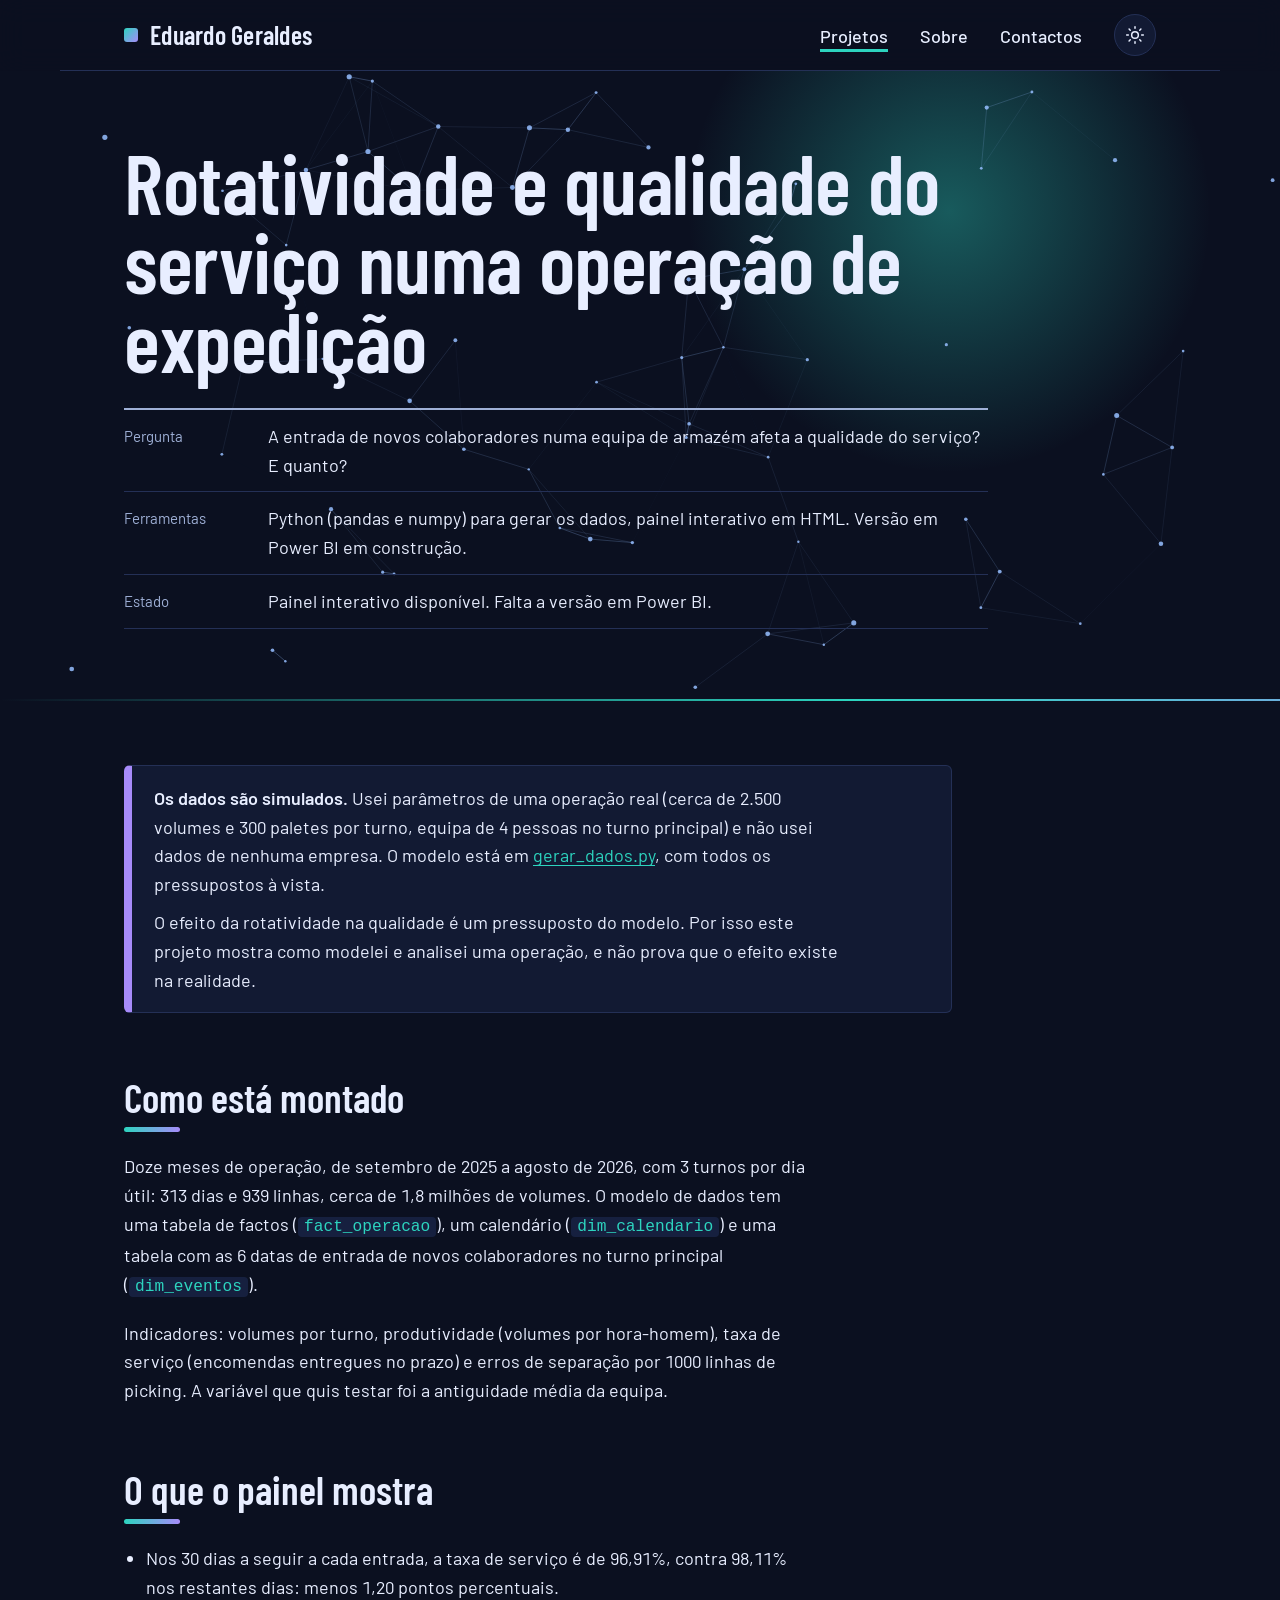
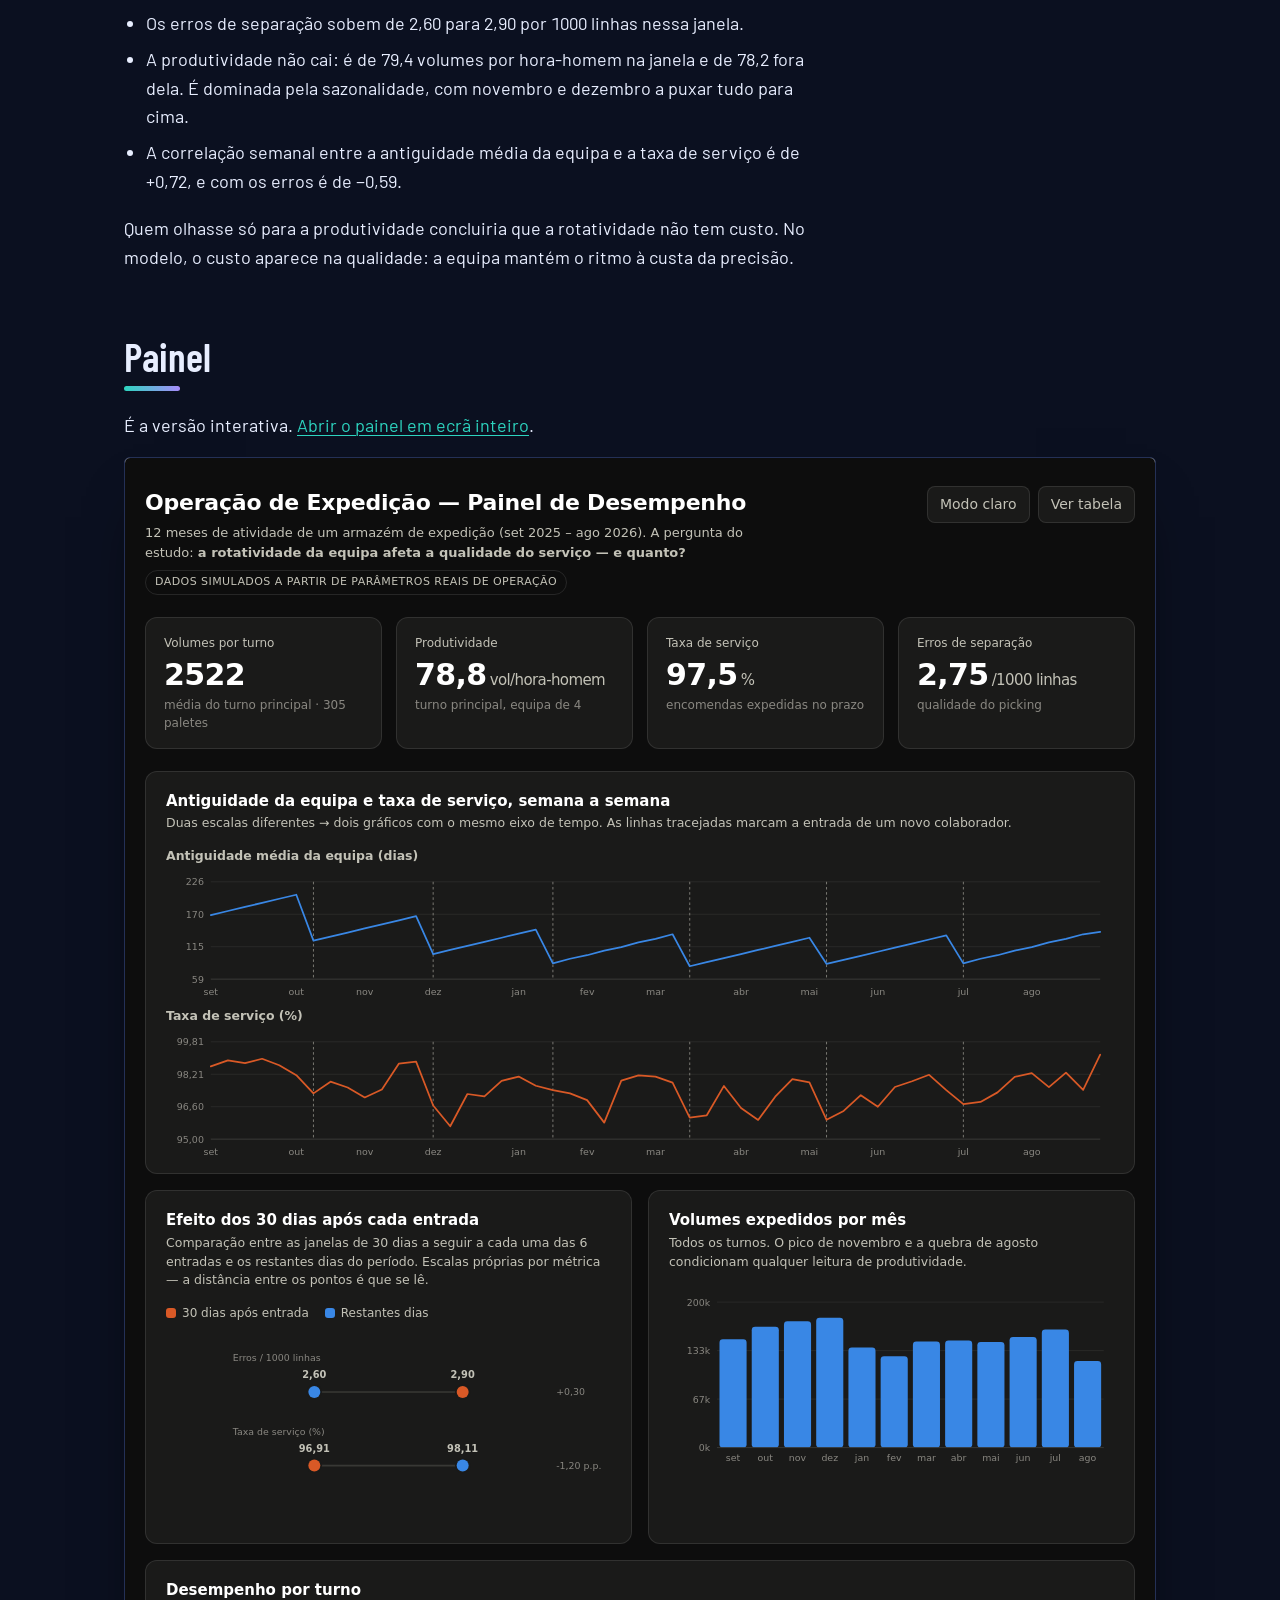
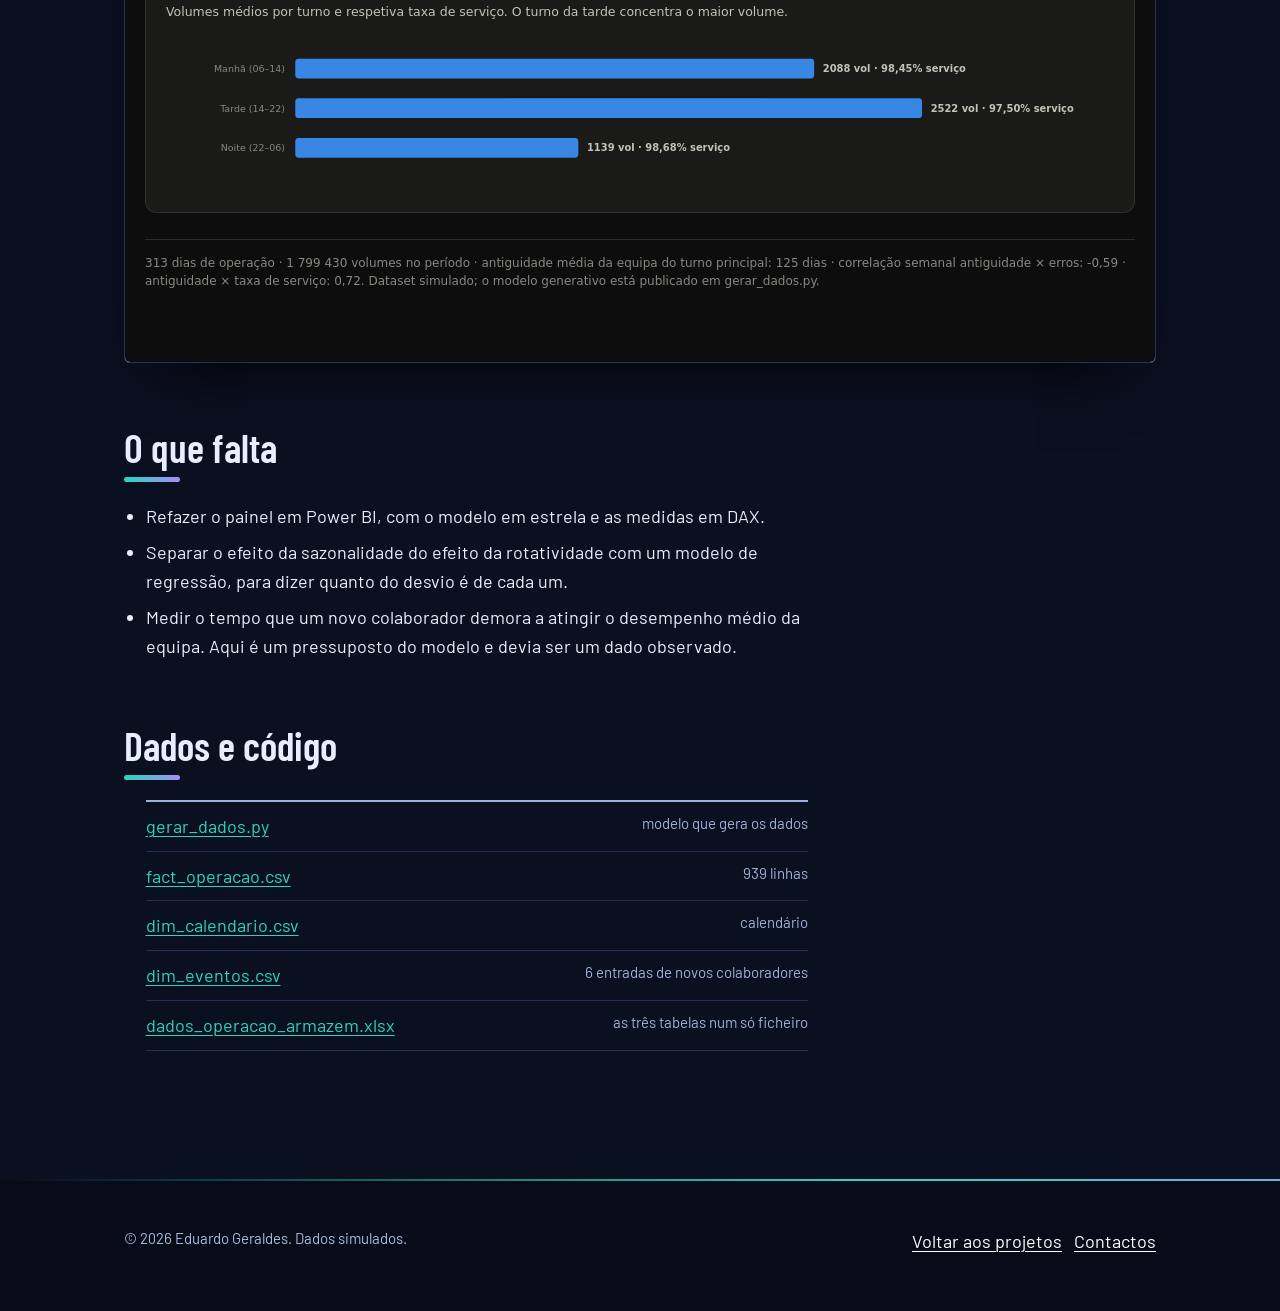
<file: projeto-expedicao.html>
<!doctype html>
<html lang="pt-PT">
<head>
  <meta charset="utf-8">
  <meta name="viewport" content="width=device-width, initial-scale=1">
  <title>Rotatividade e qualidade do serviço numa operação de expedição | Eduardo Geraldes</title>
  <meta name="description" content="Projeto com dados simulados de uma operação de expedição: como a entrada de novos colaboradores afeta a taxa de serviço e os erros de separação. Painel interativo, dados e código.">
  <meta name="theme-color" content="#0B1020">
  <link rel="icon" href="assets/favicon.svg" type="image/svg+xml">
  <link rel="preload" href="assets/fonts/barlow-condensed-latin-600-normal.woff2" as="font" type="font/woff2" crossorigin>
  <link rel="preload" href="assets/fonts/barlow-latin-400-normal.woff2" as="font" type="font/woff2" crossorigin>
  <link rel="stylesheet" href="assets/css/style.css">
  <script>(function(){var d=document.documentElement;d.classList.add("js");var t="dark";try{t=localStorage.getItem("modo")||"dark"}catch(e){}d.setAttribute("data-theme",t==="light"?"light":"dark")})()</script>
</head>
<body>
  <a class="skip" href="#conteudo">Saltar para o conteúdo</a>

  <header class="site-head">
    <div class="wrap">
      <a class="brand" href="index.html">Eduardo Geraldes</a>
      <div class="head-r">
        <nav class="nav" aria-label="Principal">
          <a href="index.html#projetos" aria-current="page">Projetos</a>
          <a href="index.html#sobre">Sobre</a>
          <a href="contactos.html">Contactos</a>
        </nav>
        <button class="theme-toggle" type="button" aria-label="Mudar para o modo claro" title="Mudar para o modo claro">
          <svg class="i-sun" viewBox="0 0 24 24" aria-hidden="true"><circle cx="12" cy="12" r="4"/><path d="M12 2v2M12 20v2M4.9 4.9l1.4 1.4M17.7 17.7l1.4 1.4M2 12h2M20 12h2M4.9 19.1l1.4-1.4M17.7 6.3l1.4-1.4"/></svg>
          <svg class="i-moon" viewBox="0 0 24 24" aria-hidden="true"><path d="M21 12.8A9 9 0 1 1 11.2 3a7 7 0 0 0 9.8 9.8z"/></svg>
        </button>
      </div>
    </div>
  </header>

  <main id="conteudo">
    <div class="page-head">
      <canvas class="net" aria-hidden="true"></canvas>
      <div class="wrap">
        <h1>Rotatividade e qualidade do serviço numa operação de expedição</h1>
        <dl class="facts">
          <dt>Pergunta</dt>
          <dd>A entrada de novos colaboradores numa equipa de armazém afeta a qualidade do serviço? E quanto?</dd>
          <dt>Ferramentas</dt>
          <dd>Python (pandas e numpy) para gerar os dados, painel interativo em HTML. Versão em Power BI em construção.</dd>
          <dt>Estado</dt>
          <dd>Painel interativo disponível. Falta a versão em Power BI.</dd>
        </dl>
      </div>
    </div>

    <div class="wrap page-main prose">
      <div class="notice">
        <p><strong>Os dados são simulados.</strong> Usei parâmetros de uma operação real (cerca de 2.500 volumes e 300 paletes por turno, equipa de 4 pessoas no turno principal) e não usei dados de nenhuma empresa. O modelo está em <a href="dados/gerar_dados.py">gerar_dados.py</a>, com todos os pressupostos à vista.</p>
        <p>O efeito da rotatividade na qualidade é um pressuposto do modelo. Por isso este projeto mostra como modelei e analisei uma operação, e não prova que o efeito existe na realidade.</p>
      </div>

      <h2>Como está montado</h2>
      <p>Doze meses de operação, de setembro de 2025 a agosto de 2026, com 3 turnos por dia útil: 313 dias e 939 linhas, cerca de 1,8 milhões de volumes. O modelo de dados tem uma tabela de factos (<code>fact_operacao</code>), um calendário (<code>dim_calendario</code>) e uma tabela com as 6 datas de entrada de novos colaboradores no turno principal (<code>dim_eventos</code>).</p>
      <p>Indicadores: volumes por turno, produtividade (volumes por hora-homem), taxa de serviço (encomendas entregues no prazo) e erros de separação por 1000 linhas de picking. A variável que quis testar foi a antiguidade média da equipa.</p>

      <h2>O que o painel mostra</h2>
      <ul>
        <li>Nos 30 dias a seguir a cada entrada, a taxa de serviço é de 96,91%, contra 98,11% nos restantes dias: menos 1,20 pontos percentuais.</li>
        <li>Os erros de separação sobem de 2,60 para 2,90 por 1000 linhas nessa janela.</li>
        <li>A produtividade não cai: é de 79,4 volumes por hora-homem na janela e de 78,2 fora dela. É dominada pela sazonalidade, com novembro e dezembro a puxar tudo para cima.</li>
        <li>A correlação semanal entre a antiguidade média da equipa e a taxa de serviço é de +0,72, e com os erros é de −0,59.</li>
      </ul>
      <p>Quem olhasse só para a produtividade concluiria que a rotatividade não tem custo. No modelo, o custo aparece na qualidade: a equipa mantém o ritmo à custa da precisão.</p>

      <h2>Painel</h2>
      <p>É a versão interativa. <a href="painel-expedicao.html" target="_blank" rel="noopener">Abrir o painel em ecrã inteiro</a>.</p>
      <div class="embed">
        <iframe src="painel-expedicao.html" data-autoheight title="Painel de desempenho da operação de expedição (dados simulados)" loading="lazy"></iframe>
      </div>

      <h2>O que falta</h2>
      <ul>
        <li>Refazer o painel em Power BI, com o modelo em estrela e as medidas em DAX.</li>
        <li>Separar o efeito da sazonalidade do efeito da rotatividade com um modelo de regressão, para dizer quanto do desvio é de cada um.</li>
        <li>Medir o tempo que um novo colaborador demora a atingir o desempenho médio da equipa. Aqui é um pressuposto do modelo e devia ser um dado observado.</li>
      </ul>

      <h2>Dados e código</h2>
      <ul class="downloads">
        <li><a href="dados/gerar_dados.py">gerar_dados.py</a><span class="small">modelo que gera os dados</span></li>
        <li><a href="dados/fact_operacao.csv">fact_operacao.csv</a><span class="small">939 linhas</span></li>
        <li><a href="dados/dim_calendario.csv">dim_calendario.csv</a><span class="small">calendário</span></li>
        <li><a href="dados/dim_eventos.csv">dim_eventos.csv</a><span class="small">6 entradas de novos colaboradores</span></li>
        <li><a href="dados/dados_operacao_armazem.xlsx">dados_operacao_armazem.xlsx</a><span class="small">as três tabelas num só ficheiro</span></li>
      </ul>
    </div>
  </main>

  <footer class="site-foot">
    <div class="wrap">
      <div class="cols">
        <p class="small">© <span data-year>2026</span> Eduardo Geraldes. Dados simulados.</p>
        <p><a href="index.html#projetos">Voltar aos projetos</a> &nbsp; <a href="contactos.html">Contactos</a></p>
      </div>
    </div>
  </footer>

  <script src="assets/js/main.js"></script>
  <script src="assets/js/fx.js"></script>
</body>
</html>
</file>
<file: assets/css/style.css>
/* Portefólio de Eduardo Geraldes.
   Dois modos (escuro e claro), com as cores todas nas variáveis do início.
   Tipografia: Barlow Condensed (títulos) e Barlow (texto). */

@font-face { font-family: "Barlow Condensed"; src: url("../fonts/barlow-condensed-latin-500-normal.woff2") format("woff2"); font-weight: 500; font-style: normal; font-display: swap; }
@font-face { font-family: "Barlow Condensed"; src: url("../fonts/barlow-condensed-latin-600-normal.woff2") format("woff2"); font-weight: 600; font-style: normal; font-display: swap; }
@font-face { font-family: "Barlow Condensed"; src: url("../fonts/barlow-condensed-latin-700-normal.woff2") format("woff2"); font-weight: 700; font-style: normal; font-display: swap; }
@font-face { font-family: "Barlow"; src: url("../fonts/barlow-latin-400-normal.woff2") format("woff2"); font-weight: 400; font-style: normal; font-display: swap; }
@font-face { font-family: "Barlow"; src: url("../fonts/barlow-latin-500-normal.woff2") format("woff2"); font-weight: 500; font-style: normal; font-display: swap; }
@font-face { font-family: "Barlow"; src: url("../fonts/barlow-latin-600-normal.woff2") format("woff2"); font-weight: 600; font-style: normal; font-display: swap; }

/* ---------- Cores ---------- */
:root, html[data-theme="dark"] {
  color-scheme: dark;
  --bg: #0B1020;
  --bg-2: #0E1530;
  --paper: #121A33;
  --paper-2: #16203F;
  --ink: #E8EEFF;
  --steel: #9FB0D6;
  --rule: #243056;

  /* Cores vivas (superfícies) e o texto que vai por cima */
  --teal: #2DD4BF;
  --violet: #A78BFA;
  --pink: #F472B6;
  --amber: #FBBF24;
  --on: #0B1020;

  --link: #2DD4BF;
  --link-hover: #5EEAD4;
  --c1: #2DD4BF; --c2: #A78BFA; --c3: #F472B6; --c4: #FBBF24;
  --c1t: #5EEAD4; --c2t: #C4B5FD; --c3t: #F9A8D4; --c4t: #FCD34D;

  --line: #2DD4BF;
  --line-fx: drop-shadow(0 0 6px rgba(45, 212, 191, 0.7));
  --win: #A78BFA;
  --win-o: 0.3;

  --hero-bg: #0B1020;
  --blob-1: rgba(45, 212, 191, 0.38);
  --blob-2: rgba(167, 139, 250, 0.36);
  --grad-text: linear-gradient(90deg, #5EEAD4, #C4B5FD);
  --net: 150, 190, 255;

  --head-bg: rgba(11, 16, 32, 0.82);
  --btn-hover-bg: #FFFFFF;
  --btn-hover-fg: #0B1020;
  --field-bg: #0B1020;
  --shadow: 0 30px 60px -30px rgba(0, 0, 0, 0.9);
  --card-glow: rgba(45, 212, 191, 0.17);
  --foot-bg: #080C19;
  --err: #FF8A80;
  --photo-border: #0B1020;
}

html[data-theme="light"] {
  color-scheme: light;
  --bg: #F4F7FD;
  --bg-2: #E8EEFB;
  --paper: #FFFFFF;
  --paper-2: #EEF3FE;
  --ink: #0F1730;
  --steel: #4A5878;
  --rule: #D3DBEF;

  --link: #0B7A6C;
  --link-hover: #075E53;
  --c1t: #0B6F63; --c2t: #5B34C9; --c3t: #B02668; --c4t: #7F5400;

  --line: #0E9E8C;
  --line-fx: none;
  --win: #8B5CF6;
  --win-o: 0.2;

  --hero-bg: linear-gradient(180deg, #E1EAFF 0%, #F4F7FD 100%);
  --blob-1: rgba(45, 212, 191, 0.34);
  --blob-2: rgba(139, 92, 246, 0.22);
  --grad-text: linear-gradient(90deg, #0B8A7A, #5B34C9);
  --net: 60, 80, 140;

  --head-bg: rgba(244, 247, 253, 0.86);
  --btn-hover-bg: #0F1730;
  --btn-hover-fg: #FFFFFF;
  --field-bg: #FFFFFF;
  --shadow: 0 24px 44px -26px rgba(15, 23, 48, 0.4);
  --card-glow: rgba(45, 212, 191, 0.24);
  --foot-bg: #0F1730;
  --err: #B3261E;
  --photo-border: #FFFFFF;
}

:root {
  --f-display: "Barlow Condensed", "Arial Narrow", "Roboto Condensed", sans-serif;
  --f-text: "Barlow", system-ui, -apple-system, "Segoe UI", sans-serif;
  --gutter: clamp(20px, 5vw, 64px);
  --max: 1160px;
  --ease: cubic-bezier(0.2, 0.8, 0.2, 1);
}

*, *::before, *::after { box-sizing: border-box; }

html { -webkit-text-size-adjust: 100%; scroll-behavior: smooth; scroll-padding-top: 84px; }

body {
  margin: 0;
  background: var(--bg);
  color: var(--ink);
  font: 400 1.125rem/1.6 var(--f-text);
  font-variant-numeric: tabular-nums;
  text-rendering: optimizeLegibility;
  overflow-x: hidden;
  transition: background-color 0.35s, color 0.35s;
}

img, svg { max-width: 100%; display: block; }

a { color: var(--link); text-underline-offset: 0.18em; text-decoration-thickness: 1px; }
a:hover { color: var(--link-hover); text-decoration-thickness: 2px; }

:focus-visible { outline: 3px solid var(--teal); outline-offset: 3px; }

.skip { position: absolute; left: -9999px; top: 0; background: var(--teal); color: var(--on); padding: 10px 16px; z-index: 300; font-weight: 600; }
.skip:focus { left: 8px; top: 8px; }

.wrap { width: 100%; max-width: var(--max); margin-inline: auto; padding-inline: var(--gutter); }

h1, h2, h3 { font-family: var(--f-display); font-weight: 600; margin: 0; color: var(--ink); }
h1 { font-size: clamp(3.25rem, 9.2vw, 7.25rem); line-height: 0.94; letter-spacing: -0.005em; }
h2 { font-size: clamp(2.25rem, 5vw, 3.25rem); line-height: 1; margin-bottom: 0.7em; }
h3 { font-size: clamp(1.6rem, 3vw, 2.1rem); line-height: 1.05; }

p { margin: 0 0 1em; max-width: 38em; }
.small { font-size: 0.9375rem; line-height: 1.5; color: var(--steel); }
.vh { position: absolute; width: 1px; height: 1px; overflow: hidden; clip: rect(0 0 0 0); white-space: nowrap; }

/* Título de secção com uma barra de cor que se desenha */
.section h2::after, .about-band h2::after { content: ""; display: block; width: 72px; height: 6px; background: linear-gradient(90deg, var(--teal), var(--violet)); margin-top: 14px; transform-origin: left; border-radius: 3px; }

/* ---------- Cabeçalho ---------- */
.site-head { position: sticky; top: 0; z-index: 60; background: var(--head-bg); -webkit-backdrop-filter: blur(14px); backdrop-filter: blur(14px); transition: background-color 0.35s; }
.site-head .wrap { display: flex; flex-wrap: wrap; align-items: center; justify-content: space-between; gap: 8px 24px; padding-block: 14px; border-bottom: 1px solid var(--rule); }
.brand { font: 600 1.625rem/1 var(--f-display); letter-spacing: 0.01em; color: var(--ink); text-decoration: none; display: inline-flex; align-items: center; gap: 12px; }
.brand::before { content: ""; width: 14px; height: 14px; background: linear-gradient(135deg, var(--teal), var(--violet)); border-radius: 3px; flex: none; }
.brand:hover { color: var(--ink); }
.head-r { display: flex; align-items: center; gap: clamp(14px, 3vw, 32px); }
.nav { display: flex; gap: clamp(16px, 3vw, 32px); }
.nav a { font: 500 1.125rem/1 var(--f-text); color: var(--ink); text-decoration: none; padding: 8px 0 7px; box-shadow: inset 0 -3px 0 transparent; transition: box-shadow 0.2s, color 0.2s; }
.nav a:hover { box-shadow: inset 0 -3px 0 var(--steel); color: var(--ink); }
.nav a[aria-current="page"] { box-shadow: inset 0 -3px 0 var(--teal); }

.theme-toggle { display: inline-grid; place-items: center; width: 42px; height: 42px; padding: 0; border-radius: 50%; border: 1.5px solid var(--rule); background: var(--paper); color: var(--ink); cursor: pointer; transition: border-color 0.2s, background-color 0.2s, transform 0.35s var(--ease), translate 0.3s var(--ease); translate: var(--mgx, 0) var(--mgy, 0); }
.theme-toggle:hover { border-color: var(--teal); transform: rotate(18deg); }
.theme-toggle svg { width: 20px; height: 20px; fill: none; stroke: currentColor; stroke-width: 1.8; stroke-linecap: round; stroke-linejoin: round; }
html[data-theme="light"] .theme-toggle .i-sun, :root:not([data-theme="light"]) .theme-toggle .i-moon { display: none; }

/* ---------- Botões ---------- */
.btn { display: inline-block; font: 600 1.0625rem/1 var(--f-text); padding: 15px 26px; border: 2px solid var(--teal); border-radius: 999px; background: var(--teal); color: var(--on); text-decoration: none; cursor: pointer; transition: background-color 0.18s, color 0.18s, border-color 0.18s, transform 0.18s var(--ease), translate 0.3s var(--ease); translate: var(--mgx, 0) var(--mgy, 0); }
.btn:hover { background: var(--btn-hover-bg); border-color: var(--btn-hover-bg); color: var(--btn-hover-fg); transform: translateY(-2px); }
.btn--ghost, .btn--plain { background: transparent; border-color: var(--steel); color: var(--ink); }
.btn--ghost:hover, .btn--plain:hover { background: var(--ink); border-color: var(--ink); color: var(--bg); }
.actions { display: flex; flex-wrap: wrap; gap: 12px; margin-top: 28px; }

/* ---------- Hero ---------- */
.hero, .page-head { position: relative; overflow: hidden; background: var(--hero-bg); transition: background-color 0.35s; }
.hero { padding-block: clamp(40px, 7vw, 88px) clamp(120px, 16vw, 200px); }
.hero::before, .page-head::before { content: ""; position: absolute; width: 560px; height: 560px; right: 4%; top: -140px; border-radius: 50%; background: radial-gradient(circle, var(--blob-1), transparent 66%); pointer-events: none; translate: calc(var(--px, 0) * -40px) calc(var(--py, 0) * -30px); }
.hero::after { content: ""; position: absolute; width: 640px; height: 640px; left: -160px; bottom: -280px; border-radius: 50%; background: radial-gradient(circle, var(--blob-2), transparent 66%); pointer-events: none; translate: calc(var(--px, 0) * 50px) calc(var(--py, 0) * 40px); }
.net { position: absolute; inset: 0; width: 100%; height: 100%; pointer-events: none; z-index: 0; }
.hero__grid, .page-head .wrap { position: relative; z-index: 1; }
.hero .ln { display: block; overflow: hidden; padding-block: 0.12em; margin-block: -0.12em; }
.hero .ln > span { display: inline-block; }
.hero .ln:nth-child(2) > span { background: var(--grad-text); background-size: 200% 100%; -webkit-background-clip: text; background-clip: text; -webkit-text-fill-color: transparent; color: transparent; }
.lead { font-size: clamp(1.1875rem, 2.2vw, 1.4375rem); line-height: 1.5; max-width: 34em; margin-top: clamp(24px, 3vw, 36px); color: var(--steel); }
.hero .lead { color: var(--ink); opacity: 0.88; }
.eyebrow { margin: 0 0 14px; font: 600 1.25rem/1 var(--f-display); letter-spacing: 0.1em; text-transform: uppercase; color: var(--link); }
.hero__grid { display: grid; grid-template-columns: minmax(0, 1fr) auto; align-items: center; gap: 32px clamp(32px, 5vw, 72px); }
.hero__grid h1 { font-size: clamp(3.25rem, 7.4vw, 6.25rem); }
.hero__text { translate: calc(var(--px, 0) * -6px) calc(var(--py, 0) * -4px); }
.portrait { position: relative; margin: 0; width: clamp(240px, 26vw, 330px); aspect-ratio: 1; flex: none; translate: calc(var(--px, 0) * 16px) calc(var(--py, 0) * 12px); }
.portrait::before { content: ""; position: absolute; inset: -16px; border-radius: 50%; border: 3px dashed var(--teal); }
.portrait::after { content: ""; position: absolute; right: -6px; bottom: 14px; width: 54px; height: 54px; background: var(--violet); border-radius: 8px; box-shadow: inset 0 -6px 0 rgba(0, 0, 0, 0.16); }
.portrait img { position: relative; z-index: 1; width: 100%; height: 100%; object-fit: cover; border-radius: 50%; border: 6px solid var(--photo-border); box-shadow: 0 0 0 3px var(--teal), 0 24px 50px -16px rgba(45, 212, 191, 0.5); background: var(--paper-2); }
.floor, .page-head::after, .site-foot::before { content: ""; position: absolute; left: 0; right: 0; height: 2px; background: linear-gradient(90deg, transparent, var(--teal), var(--violet), transparent); background-size: 200% 100%; }
.floor { bottom: 0; z-index: 1; }
.page-head::after { bottom: 0; }
.site-foot::before { top: 0; }

.pull { position: relative; z-index: 2; margin-top: clamp(-150px, -12vw, -96px); }
.panel { background: var(--paper); border: 1px solid var(--rule); border-top: 6px solid var(--teal); border-radius: 6px; padding: clamp(16px, 3vw, 32px); box-shadow: var(--shadow); transition: background-color 0.35s; }
.panel__head { display: flex; flex-wrap: wrap; justify-content: space-between; gap: 6px 24px; margin-bottom: 8px; }
.panel__title { font: 600 1.375rem/1.2 var(--f-display); margin: 0; letter-spacing: 0.01em; }
.readout { margin: 0; font-size: 0.9375rem; color: var(--steel); min-height: 1.5em; max-width: none; }
.chart { position: relative; width: 100%; touch-action: pan-y; }
.chart svg { width: 100%; height: auto; overflow: visible; }
.chart text { font-family: var(--f-text); font-size: 12.5px; fill: var(--steel); }
.chart .flag { fill: var(--ink); font-weight: 500; }
.chart .line { fill: none; stroke: var(--line); stroke-width: 3; stroke-linejoin: round; stroke-linecap: round; filter: var(--line-fx); }
.chart .grid { stroke: var(--rule); stroke-width: 1; }
.chart .mean { stroke: var(--steel); stroke-width: 1; stroke-dasharray: 4 4; }
.chart .evt { stroke: var(--ink); stroke-width: 1; opacity: 0.5; }
.chart .win { fill: var(--win); opacity: var(--win-o); }
.chart .guide { stroke: var(--ink); stroke-width: 1; }
.chart .dot { fill: var(--paper); stroke: var(--pink); stroke-width: 3; }
.chart .pulse { fill: var(--pink); }
.chart .pulse-ring { fill: none; stroke: var(--pink); stroke-width: 2; opacity: 0; }
.chart.is-animating .line { transition: stroke-dashoffset 1.6s var(--ease); }
.chart.is-animating .win { opacity: 0; transition: opacity 0.5s ease-out; }
.chart.is-animating.is-in .win { opacity: var(--win-o); }
.chart.is-animating .pulse { opacity: 0; transition: opacity 0.4s ease 1.7s; }
.chart.is-animating.is-in .pulse { opacity: 1; }
.chart.is-animating:not(.is-in) .pulse-ring { display: none; }

.panel__foot { margin-top: 16px; border-top: 1px solid var(--rule); padding-top: 14px; }
.panel__foot p { margin-bottom: 0.5em; max-width: 52em; }
.panel__foot p:last-child { margin-bottom: 0; }

/* ---------- Passadeira de competências ---------- */
.belt { margin-top: clamp(48px, 7vw, 80px); background: var(--bg-2); border-block: 1px solid var(--rule); overflow: hidden; padding-block: 26px 0; position: relative; }
.belt__track { display: flex; width: max-content; animation: belt 48s linear infinite; }
.belt:hover .belt__track, .belt:focus-within .belt__track { animation-play-state: paused; }
.belt__set { display: flex; align-items: center; list-style: none; margin: 0; padding: 0; }
.box { display: inline-block; font: 500 1.35rem/1 var(--f-display); letter-spacing: 0.02em; padding: 12px 24px; margin-right: 16px; border-radius: 999px; border: 1.5px solid var(--c1); color: var(--c1t); background: var(--paper); white-space: nowrap; transition: background-color 0.2s, color 0.2s, transform 0.2s var(--ease); }
.box:nth-child(4n + 2) { border-color: var(--c2); color: var(--c2t); }
.box:nth-child(4n + 3) { border-color: var(--c3); color: var(--c3t); }
.box:nth-child(4n + 4) { border-color: var(--c4); color: var(--c4t); }
.box:hover { transform: translateY(-3px) scale(1.06); background: var(--c1); color: var(--on); }
.box:nth-child(4n + 2):hover { background: var(--c2); }
.box:nth-child(4n + 3):hover { background: var(--c3); }
.box:nth-child(4n + 4):hover { background: var(--c4); }
.belt__rail { height: 18px; margin-top: 26px; position: relative; }
.belt__rail::after { content: ""; position: absolute; inset: 0; background: radial-gradient(circle at 50% 50%, var(--steel) 0 2px, transparent 3px) 0 0 / 30px 18px repeat-x; opacity: 0.6; }

/* ---------- Secções ---------- */
.section { padding-block: clamp(56px, 9vw, 112px) 0; }

/* Projetos */
.rows { display: grid; gap: 20px; margin-top: 8px; }
.row, .skills > div, .panel, .notice, form.msg { position: relative; }
.row { display: grid; grid-template-columns: minmax(0, 1.15fr) minmax(0, 1.6fr) minmax(0, 0.8fr); gap: 12px clamp(20px, 4vw, 48px); padding: clamp(22px, 3vw, 34px); background: var(--paper); border: 1px solid var(--rule); border-left: 10px solid var(--c1); border-radius: 6px; align-items: start; transition: transform 0.25s var(--ease), box-shadow 0.25s var(--ease), background-color 0.35s; }
.row--wip { border-left-color: var(--c2); }
.row:hover { transform: perspective(900px) rotateX(var(--rx, 0deg)) rotateY(var(--ry, 0deg)) translateY(-4px); box-shadow: var(--shadow); }
.row h3 { margin-bottom: 8px; }
.row h3 a { color: var(--ink); text-decoration: none; background: linear-gradient(var(--teal), var(--violet)) 0 100% / 0 4px no-repeat; transition: background-size 0.25s var(--ease); }
.row h3 a:hover, .row h3 a:focus-visible, .row:hover h3 a { background-size: 100% 4px; }
.row p { margin-bottom: 0.6em; }
.tools { color: var(--steel); font-size: 0.9375rem; }
.row .more { display: inline-block; margin-top: 10px; font-weight: 600; }
.chip { display: inline-block; font-weight: 600; font-size: 0.9375rem; line-height: 1; padding: 8px 14px; background: var(--c1); color: var(--on); border-radius: 999px; }
.chip--wip { background: var(--c2); }
.status-note { display: block; color: var(--steel); font-size: 0.9375rem; line-height: 1.45; margin-top: 10px; }

/* Brilho que segue o rato nos cartões */
.glow::after { content: ""; position: absolute; inset: 0; border-radius: inherit; pointer-events: none; opacity: 0; transition: opacity 0.3s; background: radial-gradient(340px circle at var(--mx, 50%) var(--my, 50%), var(--card-glow), transparent 65%); }
.glow:hover::after { opacity: 1; }

/* Números da operação */
.stats { margin-top: clamp(56px, 9vw, 112px); background: linear-gradient(100deg, #2DD4BF, #A78BFA, #F472B6, #2DD4BF); background-size: 100% 100%; color: #0B1020; padding-block: clamp(36px, 6vw, 64px); }
.stats ul { list-style: none; margin: 0; padding: 0; display: grid; grid-template-columns: repeat(4, minmax(0, 1fr)); gap: 28px clamp(16px, 3vw, 40px); }
.stats .num { display: block; font: 700 clamp(3.25rem, 7vw, 5.5rem)/0.95 var(--f-display); letter-spacing: -0.01em; }
.stats .lab { display: block; font-weight: 500; line-height: 1.35; margin-top: 8px; border-top: 3px solid #0B1020; padding-top: 8px; max-width: 14em; }
.stats .src { margin: 28px 0 0; max-width: none; font-size: 0.9375rem; color: #0B1020; }

/* Sobre */
.about-band { background: var(--bg-2); border-block: 1px solid var(--rule); padding-block: clamp(56px, 9vw, 112px); transition: background-color 0.35s; }
.about { display: grid; grid-template-columns: minmax(0, 1.25fr) minmax(0, 1fr); gap: clamp(32px, 6vw, 88px); align-items: start; }
.about > div:first-child { position: sticky; top: 96px; }
.timeline { margin: 0 0 36px; }
.timeline h3 { font-size: 1.75rem; margin-bottom: 4px; padding-top: 12px; border-top: 6px solid var(--c1); }
.timeline--study h3 { border-top-color: var(--c2); }
.timeline--cert h3 { border-top-color: var(--c3); }
.timeline dl { margin: 0; }
.timeline .item { display: grid; grid-template-columns: 8.75rem minmax(0, 1fr); gap: 4px 16px; padding: 12px 8px; border-bottom: 1px solid var(--rule); transition: background-color 0.2s, padding-left 0.2s var(--ease); }
.timeline .item:hover { background: var(--paper-2); padding-left: 14px; }
.timeline dt { color: var(--steel); font-size: 0.9375rem; padding-top: 2px; }
.timeline dd { margin: 0; }
.timeline dd strong { font-weight: 600; }
.timeline dd .small { display: block; }

/* Competências */
.skills { display: grid; grid-template-columns: repeat(3, minmax(0, 1fr)); gap: 24px clamp(20px, 3vw, 36px); }
.skills > div { background: var(--paper); border: 1px solid var(--rule); border-top: 6px solid var(--c1); border-radius: 6px; padding: 22px 24px 10px; transition: transform 0.25s var(--ease), box-shadow 0.25s var(--ease), background-color 0.35s; }
.skills > div:nth-child(2) { border-top-color: var(--c2); }
.skills > div:nth-child(3) { border-top-color: var(--c3); }
.skills > div:hover { transform: perspective(900px) rotateX(var(--rx, 0deg)) rotateY(var(--ry, 0deg)) translateY(-4px); box-shadow: var(--shadow); }
.skills h3 { font-size: 1.625rem; margin-bottom: 10px; }
.skills p { margin-bottom: 0.8em; }

/* Rodapé (escuro nos dois modos) */
.site-foot { margin-top: clamp(64px, 10vw, 128px); background: var(--foot-bg); color: #D4E0F5; padding-block: 48px 52px; position: relative; }
.site-foot a { color: #fff; }
.site-foot a:hover { color: var(--teal); }
.site-foot .cols { display: flex; flex-wrap: wrap; justify-content: space-between; gap: 24px 48px; }
.site-foot h2 { color: #fff; font-size: 2.25rem; margin: 0 0 8px; }
.site-foot h2::after { display: none; }
.site-foot p { margin: 0 0 0.4em; }
.site-foot .small { color: #A9BCDD; }

/* ---------- Páginas interiores ---------- */
.page-head { padding-block: clamp(36px, 6vw, 72px) clamp(40px, 6vw, 72px); }
.page-head h1 { font-size: clamp(2.75rem, 7vw, 5.25rem); max-width: 14em; }
.page-main { padding-top: clamp(36px, 5vw, 64px); }
.prose h2 { font-size: clamp(1.9rem, 4vw, 2.5rem); margin: 1.6em 0 0.5em; }
.prose h2:first-child { margin-top: 0; }
.prose h2::after { content: ""; display: block; width: 56px; height: 5px; background: linear-gradient(90deg, var(--teal), var(--violet)); border-radius: 3px; margin-top: 10px; }
.prose ul { margin: 0 0 1em; padding-left: 1.2em; max-width: 38em; }
.prose li { margin-bottom: 0.4em; }
.prose code { background: var(--paper-2); color: var(--link); padding: 1px 6px; border-radius: 4px; font-size: 0.9em; }
.facts { display: grid; grid-template-columns: 9rem minmax(0, 1fr); border-top: 2px solid var(--steel); margin: 28px 0 0; max-width: 48em; }
.facts dt, .facts dd { padding: 12px 0; border-bottom: 1px solid var(--rule); margin: 0; }
.facts dt { color: var(--steel); font-size: 0.9375rem; padding-top: 14px; }
.facts dd { color: var(--ink); }
.notice { border: 1px solid var(--rule); border-left: 8px solid var(--c2); border-radius: 6px; background: var(--paper); padding: 18px 22px; margin: 0 0 28px; max-width: 46em; }
.notice p { margin: 0 0 0.5em; }
.notice p:last-child { margin-bottom: 0; }
.embed { border: 1px solid var(--rule); border-radius: 6px; overflow: hidden; background: #fff; margin-top: 16px; box-shadow: var(--shadow); }
.embed iframe { display: block; width: 100%; height: 980px; border: 0; }
.downloads { list-style: none; padding: 0; max-width: 40em; }
.downloads li { display: flex; flex-wrap: wrap; justify-content: space-between; gap: 4px 16px; padding-block: 10px; border-bottom: 1px solid var(--rule); margin: 0; }
.downloads li:first-child { border-top: 2px solid var(--steel); }

/* Contactos */
.contact { display: grid; grid-template-columns: minmax(0, 1fr) minmax(0, 1.1fr); gap: clamp(32px, 6vw, 88px); }
.mail { display: flex; flex-wrap: wrap; align-items: center; gap: 12px; margin: 8px 0 24px; }
.mail a { font: 600 clamp(1.4rem, 3vw, 1.9rem)/1.1 var(--f-display); overflow-wrap: anywhere; }
.btn-copy { font: 600 0.9375rem/1 var(--f-text); padding: 10px 16px; border: 2px solid var(--steel); border-radius: 999px; background: transparent; color: var(--ink); cursor: pointer; transition: background-color 0.18s, color 0.18s, translate 0.3s var(--ease); translate: var(--mgx, 0) var(--mgy, 0); }
.btn-copy:hover { background: var(--ink); border-color: var(--ink); color: var(--bg); }
.contact dl { margin: 0; border-top: 2px solid var(--steel); }
.contact dl div { display: grid; grid-template-columns: 7.5rem minmax(0, 1fr); gap: 4px 16px; padding-block: 12px; border-bottom: 1px solid var(--rule); }
.contact dt { color: var(--steel); font-size: 0.9375rem; padding-top: 2px; }
.contact dd { margin: 0; }
form.msg { background: var(--paper); border: 1px solid var(--rule); border-top: 6px solid var(--c1); border-radius: 6px; padding: clamp(20px, 3vw, 32px); box-shadow: var(--shadow); }
form.msg h2 { font-size: 2rem; margin-bottom: 16px; }
form.msg h2::after { display: none; }
.field { margin-bottom: 18px; }
.field label { display: block; font-weight: 600; margin-bottom: 6px; }
.field input, .field textarea { width: 100%; font: 400 1.0625rem/1.4 var(--f-text); color: var(--ink); background: var(--field-bg); border: 1.5px solid var(--steel); border-radius: 8px; padding: 12px 14px; transition: border-color 0.15s, box-shadow 0.15s; }
.field textarea { min-height: 160px; resize: vertical; }
.field input:focus-visible, .field textarea:focus-visible { outline: 3px solid var(--teal); outline-offset: 1px; border-color: var(--teal); }
.field .err { display: none; color: var(--err); font-weight: 500; font-size: 0.9375rem; margin-top: 6px; }
.field.has-error .err { display: block; }
.field.has-error input, .field.has-error textarea { border-color: var(--err); }
.form-note { margin-top: 14px; }
.live { min-height: 1.5em; font-weight: 600; margin-top: 10px; }

.nf { padding-block: clamp(64px, 12vw, 160px); }

/* ---------- Extras: barra de progresso e cursor (criados pelo JavaScript) ---------- */
.progress { position: fixed; z-index: 90; left: 0; top: 0; height: 3px; width: 100%; background: linear-gradient(90deg, var(--teal), var(--violet), var(--pink)); transform: scaleX(var(--p, 0)); transform-origin: left; pointer-events: none; }
.cursor-dot, .cursor-ring { position: fixed; z-index: 200; left: 0; top: 0; pointer-events: none; border-radius: 50%; opacity: 0; transition: opacity 0.25s, width 0.25s var(--ease), height 0.25s var(--ease), background-color 0.25s, border-color 0.25s; }
.cursor-dot { width: 8px; height: 8px; background: var(--teal); margin: -4px 0 0 -4px; }
.cursor-ring { width: 36px; height: 36px; margin: -18px 0 0 -18px; border: 1.5px solid var(--teal); }
.cursor-ring.is-hover { width: 64px; height: 64px; margin: -32px 0 0 -32px; background: var(--card-glow); border-color: var(--violet); }
.cursor-ring.is-down { width: 26px; height: 26px; margin: -13px 0 0 -13px; }
.has-cursor .cursor-dot, .has-cursor .cursor-ring { opacity: 1; }

/* ---------- Animações (só para quem não pediu menos movimento) ---------- */
@keyframes rise { from { transform: translateY(108%); } to { transform: translateY(0); } }
@keyframes fade-up { from { opacity: 0; transform: translateY(18px); } to { opacity: 1; transform: none; } }
@keyframes belt { to { transform: translateX(-50%); } }
@keyframes rail { to { background-position: 30px 0; } }
@keyframes sweep { to { background-position: 200% 0; } }
@keyframes spin { to { transform: rotate(360deg); } }
@keyframes pop { from { opacity: 0; transform: scale(0.9); } to { opacity: 1; transform: none; } }
@keyframes blob { from { transform: translate(0, 0) scale(1); } to { transform: translate(-60px, 50px) scale(1.15); } }
@keyframes shine { from { background-position: 0% 0; } to { background-position: 100% 0; } }
@keyframes flow { from { background-position: 0% 0; } to { background-position: 100% 0; } }
@keyframes ping { 0% { transform: scale(1); opacity: 0.7; } 80%, 100% { transform: scale(4.2); opacity: 0; } }
@keyframes bob { 0%, 100% { transform: translateY(0); } 50% { transform: translateY(-6px); } }

@media (prefers-reduced-motion: no-preference) {
  .hero .ln > span { transform: translateY(108%); animation: rise 0.95s var(--ease) forwards; animation-delay: calc(0.12s + 0.14s * var(--n, 0)); }
  .hero .ln:nth-child(2) > span { animation: rise 0.95s var(--ease) forwards, shine 6s ease-in-out infinite alternate; animation-delay: calc(0.12s + 0.14s * var(--n, 0)), 0s; }
  .hero .eyebrow { opacity: 0; animation: fade-up 0.7s var(--ease) 0.05s forwards; }
  .portrait { animation: pop 0.9s var(--ease) 0.35s both; }
  .portrait::before { animation: spin 40s linear infinite; }
  .portrait::after { animation: bob 3.4s ease-in-out infinite; }
  .hero .lead, .hero .actions { opacity: 0; animation: fade-up 0.8s var(--ease) 0.6s forwards; }
  .hero .actions { animation-delay: 0.75s; }
  .hero::before, .page-head::before { animation: blob 13s ease-in-out infinite alternate; }
  .hero::after { animation: blob 17s ease-in-out infinite alternate-reverse; }
  .floor, .page-head::after, .site-foot::before { animation: sweep 5s linear infinite; }
  .stats { background-size: 300% 100%; animation: flow 14s ease-in-out infinite alternate; }
  .belt__rail::after { animation: rail 1.4s linear infinite; }
  .pull .panel { animation: fade-up 0.9s var(--ease) 0.5s both; }
  .page-head h1 { animation: fade-up 0.8s var(--ease) 0.1s both; }
  .page-head .facts { animation: fade-up 0.8s var(--ease) 0.3s both; }
  .chart .pulse-ring { animation: ping 2.2s ease-out infinite; transform-box: fill-box; transform-origin: center; }

  .js .reveal { opacity: 0; transform: translateY(24px); transition: opacity 0.7s var(--ease), transform 0.7s var(--ease); transition-delay: calc(var(--i, 0) * 90ms); }
  .js .reveal.in { opacity: 1; transform: none; }
  .js .section h2::after, .js .about-band h2::after, .js .prose h2::after { transform: scaleX(0); transition: transform 0.7s var(--ease) 0.25s; transform-origin: left; }
  .js .section h2.in::after, .js .about-band h2.in::after, .js .prose h2.in::after { transform: scaleX(1); }
}

@media (prefers-reduced-motion: reduce) {
  html { scroll-behavior: auto; }
  .belt__track { animation: none; flex-wrap: wrap; width: auto; padding-inline: var(--gutter); }
  .belt__set { flex-wrap: wrap; gap: 14px 0; }
  .belt__set[aria-hidden="true"] { display: none; }
  .btn, .row, .skills > div, .row h3 a, .timeline .item, .box, .theme-toggle { transition: none; }
  .row:hover, .skills > div:hover, .btn:hover, .box:hover, .theme-toggle:hover { transform: none; }
  .progress, .cursor-dot, .cursor-ring { display: none; }
}

@media (hover: none), (pointer: coarse) { .cursor-dot, .cursor-ring { display: none; } }

/* ---------- Ecrãs pequenos ---------- */
@media (max-width: 860px) {
  .hero__grid { grid-template-columns: 1fr; }
  .portrait { order: -1; width: 132px; margin: 8px 0 8px 12px; }
  .portrait::before { inset: -10px; border-width: 2px; }
  .portrait::after { width: 30px; height: 30px; bottom: 4px; right: -10px; }
  .hero__grid h1 { font-size: clamp(3.25rem, 11vw, 5rem); }
  .row { grid-template-columns: 1fr; gap: 6px; }
  .about, .contact { grid-template-columns: 1fr; }
  .about > div:first-child { position: static; }
  .skills { grid-template-columns: 1fr; }
  .stats ul { grid-template-columns: repeat(2, minmax(0, 1fr)); }
  .embed iframe { height: 1180px; }
}
@media (max-width: 520px) {
  body { font-size: 1.0625rem; }
  .timeline .item { grid-template-columns: 1fr; }
  .facts { grid-template-columns: 1fr; }
  .facts dt { border-bottom: 0; padding-bottom: 0; }
  .contact dl div { grid-template-columns: 1fr; }
  .box { font-size: 1.2rem; padding: 10px 18px; }
  .nav a { font-size: 1.0625rem; }
}

@media print {
  .site-head, .site-foot, .actions, .belt, .net, .progress, .cursor-dot, .cursor-ring { display: none; }
  body { background: #fff; color: #000; }
}
</file>
